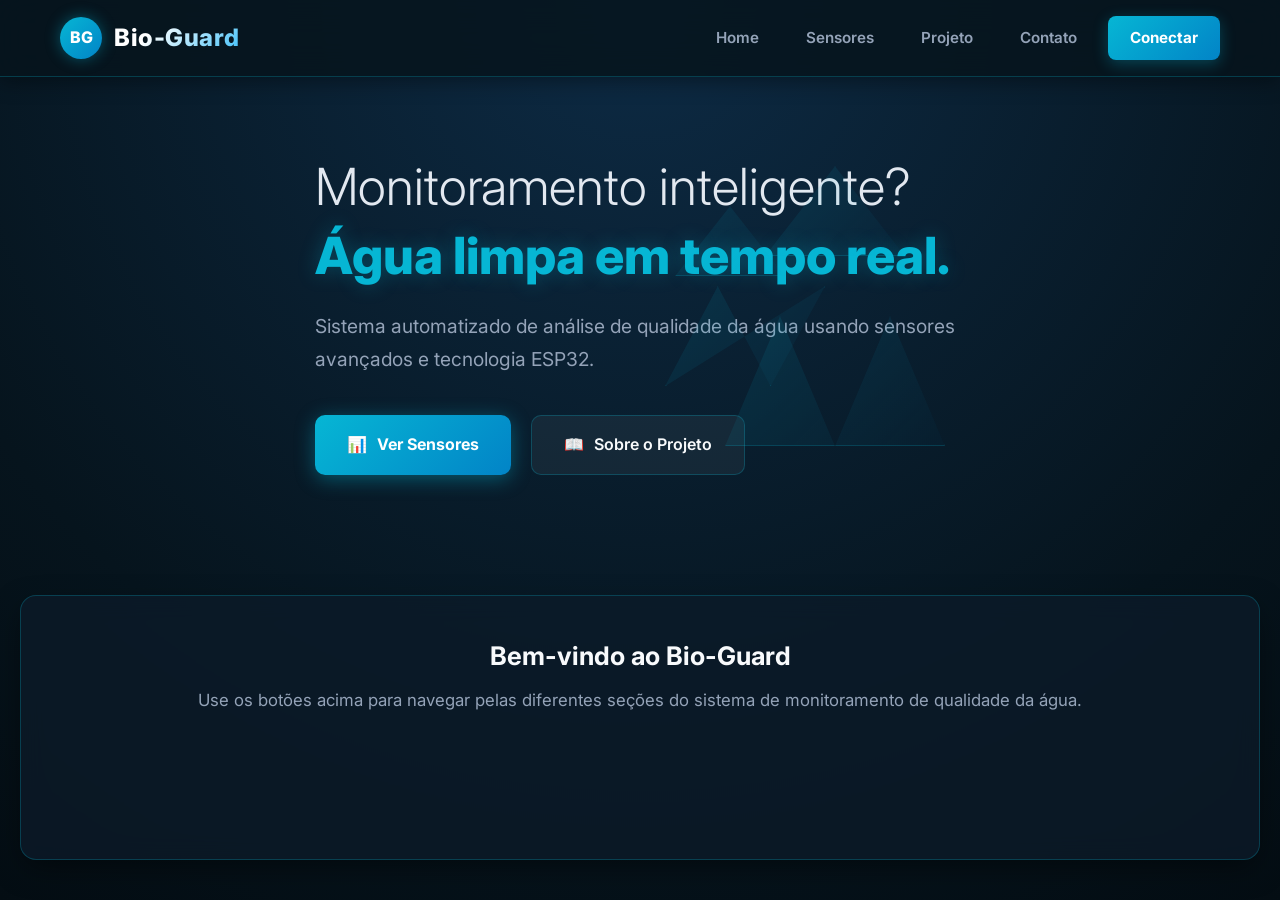
<file: index.html>
<!DOCTYPE html>
<html lang="pt-BR">
<head>
    <meta charset="UTF-8">
    <meta name="viewport" content="width=device-width, initial-scale=1.0">
    <title>Bio-Guard - Monitoramento de Qualidade da Água</title>
    <link href="https://fonts.googleapis.com/css2?family=Inter:wght@300;400;500;600;700&display=swap" rel="stylesheet">
    <link rel="stylesheet" href="style.css">
</head>
<body>
    <!-- Header -->
    <header class="header">
        <div class="nav-container">
            <div class="logo">
                <div class="logo-icon">BG</div>
                <span class="logo-text">Bio-Guard</span>
            </div>
            <nav class="nav-links">
                <a href="index.html" class="nav-link">Home</a>
                <a href="sensores-flat.html" class="nav-link">Sensores</a>
                <a href="projeto-flat.html" class="nav-link">Projeto</a>
                <a href="contato.html" class="nav-link">Contato</a>
                <a href="sensores-flat.html" class="nav-btn">Conectar</a>
            </nav>
        </div>
    </header>

    <!-- Hero Section -->
    <section class="hero">
        <div class="hero-content">
            <h1>Monitoramento inteligente?</h1>
            <h2>Água limpa em tempo real.</h2>
            <p>Sistema automatizado de análise de qualidade da água usando sensores avançados e tecnologia ESP32.</p>
            
            <div class="hero-buttons">
                <a href="sensores-flat.html" class="btn-primary">
                    <span>📊</span> Ver Sensores
                </a>
                <a href="projeto-flat.html" class="btn-secondary">
                    <span>📖</span> Sobre o Projeto
                </a>
            </div>
        </div>

        <!-- Geometric Shapes -->
        <div class="geometric-shapes">
            <div class="shape shape-1"></div>
            <div class="shape shape-2"></div>
            <div class="shape shape-3"></div>
            <div class="shape shape-4"></div>
        </div>
    </section>

    <!-- Main Content -->
    <main class="main-content">
        <div class="content-header">
            <h3>Bem-vindo ao Bio-Guard</h3>
            <p>Use os botões acima para navegar pelas diferentes seções do sistema de monitoramento de qualidade da água.</p>
        </div>
    </main>
</body>
</html>
</file>
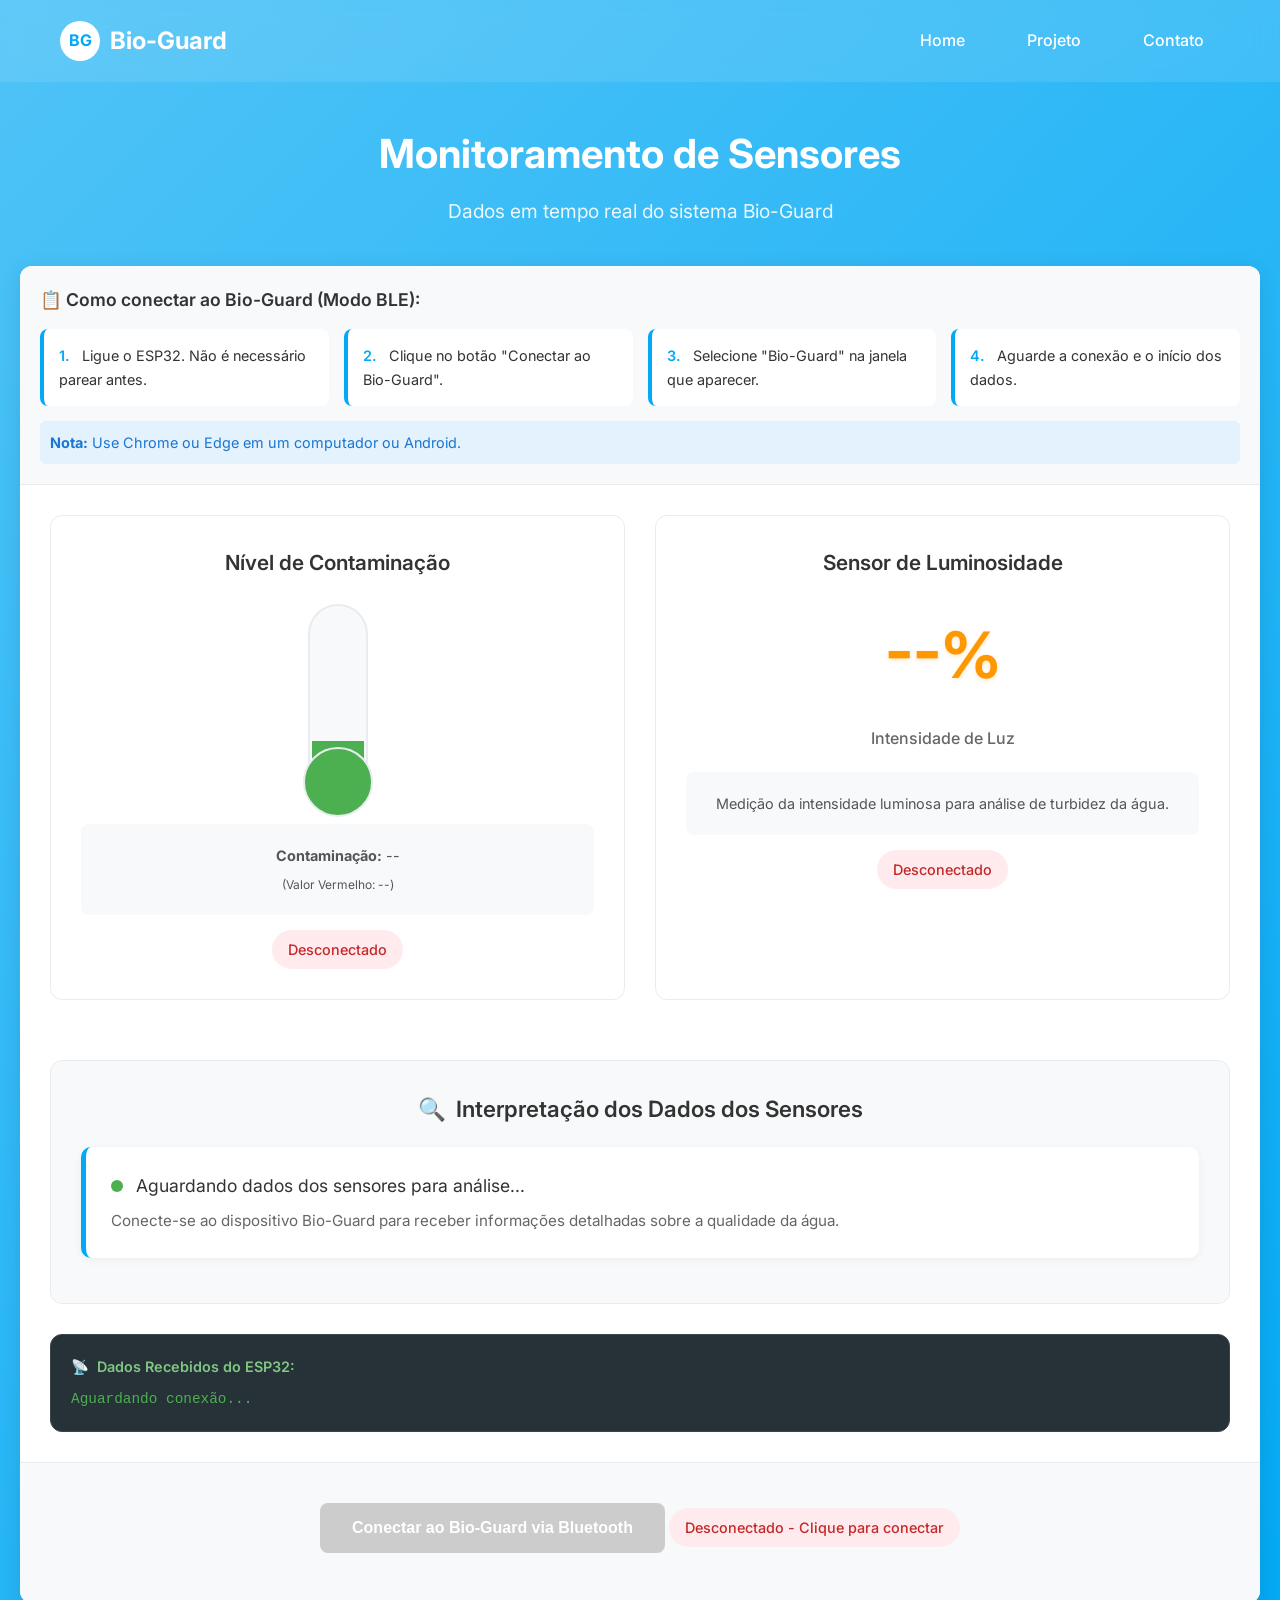
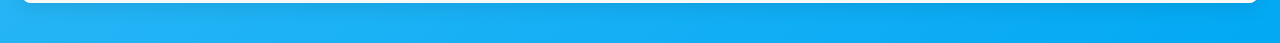
<file: Index.html>
<!DOCTYPE html>
<html lang="pt-BR">
<head>
    <meta charset="UTF-8">
    <meta name="viewport" content="width=device-width, initial-scale=1.0">
    <title>Bio-Guard - Sensores</title>
    <link href="https://fonts.googleapis.com/css2?family=Inter:wght@300;400;500;600;700&display=swap" rel="stylesheet">
    <style>
        /* O CSS original permanece o mesmo */
        * { margin: 0; padding: 0; box-sizing: border-box; }
        body { font-family: 'Inter', sans-serif; background: linear-gradient(135deg, #4FC3F7 0%, #29B6F6 50%, #03A9F4 100% ); color: #333; line-height: 1.6; min-height: 100vh; }
        .header { background: rgba(255, 255, 255, 0.1); backdrop-filter: blur(10px); padding: 20px 0; position: sticky; top: 0; z-index: 100; }
        .nav-container { max-width: 1200px; margin: 0 auto; display: flex; justify-content: space-between; align-items: center; padding: 0 20px; }
        .logo { display: flex; align-items: center; gap: 10px; }
        .logo-icon { width: 40px; height: 40px; background: white; border-radius: 50%; display: flex; align-items: center; justify-content: center; font-weight: bold; color: #03A9F4; }
        .logo-text { font-size: 1.5rem; font-weight: 700; color: white; }
        .nav-links { display: flex; gap: 30px; align-items: center; }
        .nav-link { color: white; text-decoration: none; font-weight: 500; transition: opacity 0.3s ease; padding: 8px 16px; border-radius: 6px; }
        .nav-link:hover { background: rgba(255, 255, 255, 0.1); }
        .page-title { text-align: center; padding: 40px 20px; color: white; }
        .page-title h1 { font-size: 2.5rem; font-weight: 700; margin-bottom: 10px; }
        .page-title p { font-size: 1.2rem; opacity: 0.9; }
        .main-content { background: white; margin: 0 20px 40px; border-radius: 12px; box-shadow: 0 4px 20px rgba(0, 0, 0, 0.1); overflow: hidden; }
        .connection-info { background: #f8f9fa; padding: 20px; border-bottom: 1px solid #e9ecef; }
        .connection-info h3 { color: #333; margin-bottom: 15px; font-size: 1.1rem; font-weight: 600; }
        .connection-steps { display: grid; grid-template-columns: repeat(auto-fit, minmax(200px, 1fr)); gap: 15px; margin-bottom: 15px; }
        .step { background: white; padding: 15px; border-radius: 8px; border-left: 4px solid #03A9F4; font-size: 0.9rem; }
        .step-number { font-weight: 600; color: #03A9F4; margin-right: 8px; }
        .note { background: #E3F2FD; padding: 10px; border-radius: 6px; font-size: 0.9rem; color: #1976D2; }
        .sensors-grid { display: grid; grid-template-columns: repeat(auto-fit, minmax(300px, 1fr)); gap: 30px; padding: 30px; }
        .sensor-card { background: white; border: 1px solid #e9ecef; border-radius: 12px; padding: 30px; text-align: center; transition: all 0.3s ease; position: relative; }
        .sensor-card:hover { transform: translateY(-4px); box-shadow: 0 8px 25px rgba(0, 0, 0, 0.1); }
        .sensor-title { font-size: 1.3rem; font-weight: 600; color: #333; margin-bottom: 25px; }
        .thermometer-flat { width: 60px; height: 200px; background: #f8f9fa; border-radius: 30px; margin: 0 auto 20px; position: relative; border: 2px solid #e9ecef; }
        .thermometer-fill-flat { position: absolute; bottom: 2px; left: 2px; right: 2px; border-radius: 0 0 26px 26px; transition: all 1s ease; height: 30%; background: #4CAF50; }
        .thermometer-bulb-flat { position: absolute; bottom: -15px; left: 50%; transform: translateX(-50%); width: 70px; height: 70px; border-radius: 50%; background: #4CAF50; border: 2px solid #e9ecef; }
        .ldr-display-flat { font-size: 4rem; font-weight: 700; color: #FF9800; margin: 20px 0; text-shadow: 0 2px 4px rgba(255, 152, 0, 0.2); }
        .ldr-label-flat { color: #666; font-size: 1rem; font-weight: 500; }
        .sensor-data { margin-top: 20px; padding: 15px; background: #f8f9fa; border-radius: 8px; font-size: 0.9rem; }
        .sensor-data div { margin: 5px 0; color: #555; }
        .status-flat { display: inline-block; padding: 8px 16px; border-radius: 20px; font-size: 0.9rem; font-weight: 500; margin-top: 15px; }
        .status-flat.connected { background: #E8F5E8; color: #2E7D32; }
        .status-flat.disconnected { background: #FFEBEE; color: #C62828; }
        .status-flat.connecting { background: #FFF3E0; color: #F57C00; }
        
        /* Nova seção de interpretação dos sensores */
        .interpretation-section { 
            background: #f8f9fa; 
            padding: 30px; 
            margin: 30px; 
            border-radius: 12px; 
            border: 1px solid #e9ecef; 
        }
        .interpretation-title { 
            font-size: 1.4rem; 
            font-weight: 600; 
            color: #333; 
            margin-bottom: 20px; 
            text-align: center; 
            display: flex; 
            align-items: center; 
            justify-content: center; 
            gap: 10px; 
        }
        .interpretation-box { 
            background: white; 
            padding: 25px; 
            border-radius: 10px; 
            border-left: 5px solid #03A9F4; 
            box-shadow: 0 2px 10px rgba(0, 0, 0, 0.05); 
            margin-bottom: 15px; 
        }
        .interpretation-text { 
            font-size: 1.1rem; 
            line-height: 1.6; 
            color: #333; 
            margin-bottom: 10px; 
        }
        .interpretation-details { 
            font-size: 0.95rem; 
            color: #666; 
            line-height: 1.5; 
        }
        .status-indicator { 
            display: inline-block; 
            width: 12px; 
            height: 12px; 
            border-radius: 50%; 
            margin-right: 8px; 
        }
        .status-bom { background-color: #4CAF50; }
        .status-atencao { background-color: #FF9800; }
        .status-critico { background-color: #F44336; }
        
        .console-flat { background: #263238; color: #4CAF50; border-radius: 12px; padding: 20px; margin: 30px; font-family: 'Courier New', monospace; font-size: 0.9rem; max-height: 200px; overflow-y: auto; border: 1px solid #37474F; }
        .console-header { color: #81C784; margin-bottom: 10px; font-family: 'Inter', sans-serif; font-weight: 600; display: flex; align-items: center; gap: 8px; }
        .connection-section { background: #f8f9fa; padding: 30px; border-top: 1px solid #e9ecef; text-align: center; }
        .connect-btn-flat { background: #03A9F4; color: white; border: none; padding: 16px 32px; border-radius: 8px; font-size: 1rem; font-weight: 600; cursor: pointer; transition: all 0.3s ease; margin-bottom: 20px; box-shadow: 0 2px 8px rgba(3, 169, 244, 0.3); }
        .connect-btn-flat:hover { background: #0288D1; transform: translateY(-2px); box-shadow: 0 4px 12px rgba(3, 169, 244, 0.4); }
        .connect-btn-flat:disabled { background: #ccc; cursor: not-allowed; transform: none; box-shadow: none; }
        .level-baixa { background: #4CAF50 !important; }
        .level-media { background: #FF9800 !important; }
        .level-alta { background: #F44336 !important; }
    </style>
</head>
<body>
    <header class="header">
        <div class="nav-container">
            <div class="logo"><div class="logo-icon">BG</div><span class="logo-text">Bio-Guard</span></div>
            <nav class="nav-links">
                <a href="index.html" class="nav-link">Home</a>
                <a href="projeto-flat.html" class="nav-link">Projeto</a>
                <a href="contato.html" class="nav-link">Contato</a>
            </nav>
        </div>
    </header>
    <section class="page-title">
        <h1>Monitoramento de Sensores</h1>
        <p>Dados em tempo real do sistema Bio-Guard</p>
    </section>
    <main class="main-content">
        <div class="connection-info">
            <h3>📋 Como conectar ao Bio-Guard (Modo BLE):</h3>
            <div class="connection-steps">
                <div class="step"><span class="step-number">1.</span> Ligue o ESP32. Não é necessário parear antes.</div>
                <div class="step"><span class="step-number">2.</span> Clique no botão "Conectar ao Bio-Guard".</div>
                <div class="step"><span class="step-number">3.</span> Selecione "Bio-Guard" na janela que aparecer.</div>
                <div class="step"><span class="step-number">4.</span> Aguarde a conexão e o início dos dados.</div>
            </div>
            <div class="note"><strong>Nota:</strong> Use Chrome ou Edge em um computador ou Android.</div>
        </div>
        <div class="sensors-grid">
            <div class="sensor-card">
                <h4 class="sensor-title">Nível de Contaminação</h4>
                <div class="thermometer-flat">
                    <div class="thermometer-fill-flat level-baixa" id="thermometerFill"></div>
                    <div class="thermometer-bulb-flat level-baixa" id="thermometerBulb"></div>
                </div>
                <div class="sensor-data" id="rgbData">
                    <div><strong>Contaminação:</strong> --</div>
                    <div><small>(Valor Vermelho: --)</small></div>
                </div>
                <div class="status-flat disconnected" id="rgbStatus">Desconectado</div>
            </div>
            <div class="sensor-card">
                <h4 class="sensor-title">Sensor de Luminosidade</h4>
                <div class="ldr-display-flat" id="ldrValue">--%</div>
                <div class="ldr-label-flat">Intensidade de Luz</div>
                <div class="sensor-data">
                    <div>Medição da intensidade luminosa para análise de turbidez da água.</div>
                </div>
                <div class="status-flat disconnected" id="ldrStatus">Desconectado</div>
            </div>
        </div>

        <!-- Nova seção de interpretação dos dados -->
        <div class="interpretation-section">
            <h3 class="interpretation-title">
                <span>🔍</span>
                <span>Interpretação dos Dados dos Sensores</span>
            </h3>
            <div class="interpretation-box" id="interpretationBox">
                <div class="interpretation-text" id="interpretationText">
                    <span class="status-indicator status-bom"></span>
                    Aguardando dados dos sensores para análise...
                </div>
                <div class="interpretation-details" id="interpretationDetails">
                    Conecte-se ao dispositivo Bio-Guard para receber informações detalhadas sobre a qualidade da água.
                </div>
            </div>
        </div>

        <div class="console-flat">
            <div class="console-header"><span>📡</span><span>Dados Recebidos do ESP32:</span></div>
            <div id="dataConsole">Aguardando conexão...</div>
        </div>
        <div class="connection-section">
            <button class="connect-btn-flat" id="connectBtn">Conectar ao Bio-Guard via Bluetooth</button>
            <div class="status-flat disconnected" id="connectionStatus">Desconectado - Clique para conectar</div>
        </div>
    </main>

    <script>
        // ===================================================================
        // SCRIPT ATUALIZADO PARA USAR A WEB BLUETOOTH API COM BLE
        // ===================================================================

        // Elementos da UI
        const connectBtn = document.getElementById('connectBtn');
        const connectionStatus = document.getElementById('connectionStatus');
        const dataConsole = document.getElementById('dataConsole');
        const thermometerFill = document.getElementById('thermometerFill');
        const thermometerBulb = document.getElementById('thermometerBulb');
        const rgbData = document.getElementById('rgbData');
        const rgbStatus = document.getElementById('rgbStatus');
        const ldrValue = document.getElementById('ldrValue');
        const ldrStatus = document.getElementById("ldrStatus");
        
        // Novos elementos para interpretação
        const interpretationText = document.getElementById('interpretationText');
        const interpretationDetails = document.getElementById('interpretationDetails');
        const interpretationBox = document.getElementById('interpretationBox');

        // Variáveis de estado da conexão
        let bleDevice;
        let bleServer;

        // UUIDs do Serviço e Característica definidos no código do ESP32
        const SERVICE_UUID = "4fafc201-1fb5-459e-8fcc-c5c9c331914b";
        const CHARACTERISTIC_UUID = "beb5483e-36e1-4688-b7f5-ea07361b26a8";

        // Verifica se o navegador suporta Web Bluetooth
        if (!navigator.bluetooth) {
            alert('Web Bluetooth API não é suportada neste navegador! Use Chrome ou Edge.');
            connectBtn.disabled = true;
        }

        // Função principal de conexão/desconexão
        async function handleConnection() {
            if (bleDevice && bleDevice.gatt.connected) {
                disconnect();
            } else {
                connect();
            }
        }

        // Função para conectar ao dispositivo BLE
        async function connect() {
            try {
                updateConnectionStatus('Procurando...', 'connecting');
                
                // Procura por um dispositivo que anuncie o nosso serviço específico
                bleDevice = await navigator.bluetooth.requestDevice({
                    filters: [{ services: [SERVICE_UUID] }]
                });

                updateConnectionStatus('Conectando ao GATT...', 'connecting');
                bleDevice.addEventListener('gattserverdisconnected', onDisconnected);
                bleServer = await bleDevice.gatt.connect();

                updateConnectionStatus('Obtendo Serviço...', 'connecting');
                const service = await bleServer.getPrimaryService(SERVICE_UUID);

                updateConnectionStatus('Obtendo Característica...', 'connecting');
                const characteristic = await service.getCharacteristic(CHARACTERISTIC_UUID);

                updateConnectionStatus('Iniciando notificações...', 'connecting');
                await characteristic.startNotifications();
                characteristic.addEventListener('characteristicvaluechanged', handleNotifications);

                updateConnectionStatus('Conectado', 'connected');
                connectBtn.textContent = 'Desconectar';

            } catch (error) {
                console.error('Erro na conexão:', error);
                alert('Falha na conexão: ' + error.message);
                disconnect();
            }
        }

        // Função para desconectar
        function disconnect() {
            if (!bleDevice) return;
            if (bleDevice.gatt.connected) {
                bleDevice.gatt.disconnect();
            } else {
                onDisconnected();
            }
        }

        // Função chamada quando a desconexão ocorre
        function onDisconnected() {
            updateConnectionStatus('Desconectado', 'disconnected');
            connectBtn.textContent = 'Conectar ao Bio-Guard via Bluetooth';
            bleDevice = null;
            resetUI();
        }

        // Função que processa os dados recebidos via notificação
        function handleNotifications(event) {
            const value = event.target.value;
            const decoder = new TextDecoder('utf-8');
            const dataString = decoder.decode(value).trim();

            if (dataString) {
                const timestamp = new Date().toLocaleTimeString();
                dataConsole.innerHTML += `[${timestamp}] ${dataString}<br>`;
                dataConsole.scrollTop = dataConsole.scrollHeight;
                processData(dataString);
            }
        }

        // Função para interpretar a string de dados e atualizar a UI
        function processData(data) {
            // Formato esperado: "Nivel,Luz,ValorR" (Ex: "Alta,25,300")
            const parts = data.split(',');
            if (parts.length === 3) {
                const [nivelContaminacao, porcentagemLuz, valorVermelho] = parts;
                updateRGBSensor(nivelContaminacao, valorVermelho);
                updateLDR(porcentagemLuz);
                updateInterpretation(nivelContaminacao, porcentagemLuz, valorVermelho);
            }
        }

        // Nova função para atualizar a interpretação dos dados
        function updateInterpretation(contaminacao, luz, valorR) {
            let statusClass = '';
            let interpretationMessage = '';
            let detailsMessage = '';
            let borderColor = '';

            // Análise baseada no nível de contaminação
            if (contaminacao === 'Baixa') {
                statusClass = 'status-bom';
                borderColor = '#4CAF50';
                interpretationMessage = '✅ Água em boas condições';
                detailsMessage = `A água apresenta baixo nível de contaminação (valor vermelho: ${valorR}). A luminosidade está em ${luz}%, indicando boa transparência. A água está adequada para uso.`;
            } else if (contaminacao === 'Media') {
                statusClass = 'status-atencao';
                borderColor = '#FF9800';
                interpretationMessage = '⚠️ Água com contaminação moderada';
                detailsMessage = `A água apresenta nível médio de contaminação (valor vermelho: ${valorR}). A luminosidade de ${luz}% sugere alguma turbidez. Recomenda-se monitoramento contínuo e possível tratamento.`;
            } else if (contaminacao === 'Alta') {
                statusClass = 'status-critico';
                borderColor = '#F44336';
                interpretationMessage = '🚨 Água altamente contaminada';
                detailsMessage = `A água apresenta alto nível de contaminação (valor vermelho: ${valorR}). A luminosidade de ${luz}% indica alta turbidez. A água NÃO está adequada para uso e requer tratamento imediato.`;
            } else {
                statusClass = 'status-bom';
                borderColor = '#03A9F4';
                interpretationMessage = '📊 Analisando dados...';
                detailsMessage = 'Recebendo dados dos sensores para análise da qualidade da água.';
            }

            // Análise adicional baseada na luminosidade
            const luzNum = parseInt(luz);
            if (luzNum < 20) {
                detailsMessage += ' A baixa luminosidade indica alta turbidez na água.';
            } else if (luzNum > 80) {
                detailsMessage += ' A alta luminosidade indica boa transparência da água.';
            }

            // Atualizar elementos da UI
            interpretationText.innerHTML = `<span class="status-indicator ${statusClass}"></span>${interpretationMessage}`;
            interpretationDetails.textContent = detailsMessage;
            interpretationBox.style.borderLeftColor = borderColor;
        }

        // Funções de atualização da UI
        function updateRGBSensor(contaminacao, valorR) {
            rgbData.innerHTML = `
                <div><strong>Contaminação:</strong> ${contaminacao}</div>
                <div><small>(Valor Vermelho: ${valorR})</small></div>
            `;
            let level = 'level-baixa';
            let height = 30;
            if (contaminacao === 'Alta') {
                level = 'level-alta';
                height = 90;
            } else if (contaminacao === 'Media') {
                level = 'level-media';
                height = 65;
            }
            updateThermometer(height, level);
        }

        function updateLDR(value) {
            ldrValue.textContent = `${value}%`;
        }

        function updateThermometer(percentage, level) {
            thermometerFill.style.height = `${percentage}%`;
            thermometerFill.className = `thermometer-fill-flat ${level}`;
            thermometerBulb.className = `thermometer-bulb-flat ${level}`;
        }

        function updateConnectionStatus(text, status) {
            connectionStatus.textContent = text;
            connectionStatus.className = `status-flat ${status}`;
            const sensorStatusText = status === 'connected' ? 'Conectado' : (status === 'connecting' ? 'Conectando...' : 'Desconectado');
            [rgbStatus, ldrStatus].forEach(el => {
                el.textContent = sensorStatusText;
                el.className = `status-flat ${status}`;
            });
        }

        function resetUI() {
            dataConsole.textContent = 'Aguardando conexão...';
            rgbData.innerHTML = '<div><strong>Contaminação:</strong> --</div><div><small>(Valor Vermelho: --)</small></div>';
            ldrValue.textContent = '--%';
            updateThermometer(0, 'level-baixa');
            
            // Reset da interpretação
            interpretationText.innerHTML = '<span class="status-indicator status-bom"></span>Aguardando dados dos sensores para análise...';
            interpretationDetails.textContent = 'Conecte-se ao dispositivo Bio-Guard para receber informações detalhadas sobre a qualidade da água.';
            interpretationBox.style.borderLeftColor = '#03A9F4';
        }

        // Event listener do botão
        connectBtn.addEventListener('click', handleConnection);
    </script>
</body>
</html>
</file>
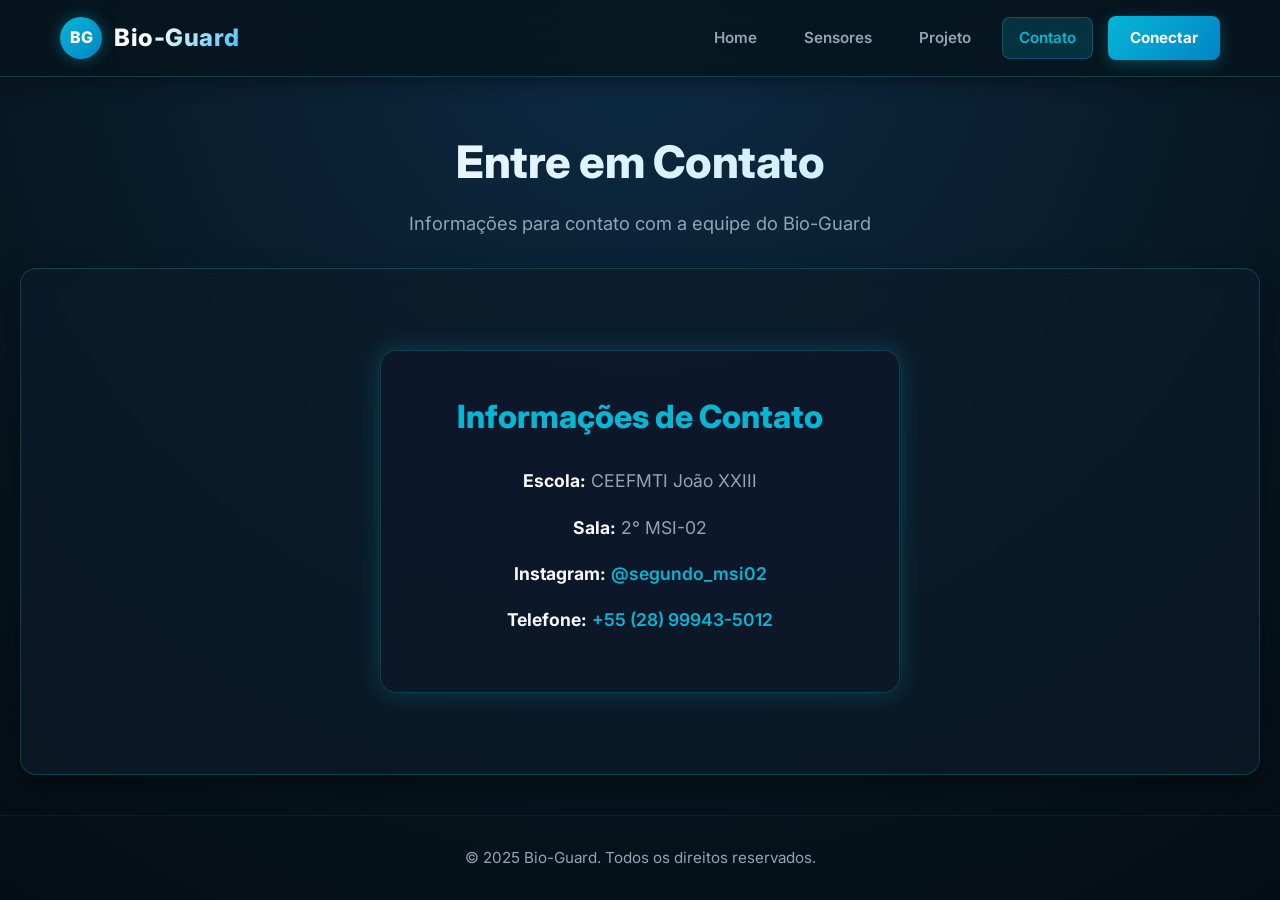
<file: contato.html>
<!DOCTYPE html>
<html lang="pt-BR">
<head>
    <meta charset="UTF-8">
    <meta name="viewport" content="width=device-width, initial-scale=1.0">
    <title>Bio-Guard - Contato</title>
    <link href="https://fonts.googleapis.com/css2?family=Inter:wght@300;400;500;600;700&display=swap" rel="stylesheet">
    <link rel="stylesheet" href="style.css">
</head>
<body>
    <!-- Header -->
    <header class="header">
        <div class="nav-container">
            <div class="logo">
                <div class="logo-icon">BG</div>
                <span class="logo-text">Bio-Guard</span>
            </div>
            <nav class="nav-links">
                <a href="index.html" class="nav-link">Home</a>
                <a href="sensores-flat.html" class="nav-link">Sensores</a>
                <a href="projeto-flat.html" class="nav-link">Projeto</a>
                <a href="contato.html" class="nav-link active">Contato</a>
                <a href="sensores-flat.html" class="nav-btn">Conectar</a>
            </nav>
        </div>
    </header>

    <!-- Page Title -->
    <section class="page-title">
        <h1>Entre em Contato</h1>
        <p>Informações para contato com a equipe do Bio-Guard</p>
    </section>

    <!-- Main Content -->
    <main class="main-content contact-page">
        <div class="contact-card">
            <h2>Informações de Contato</h2>
            <div class="contact-info">
                <p><strong>Escola:</strong> CEEFMTI João XXIII</p>
                <p><strong>Sala:</strong> 2° MSI-02</p>
                <p><strong>Instagram:</strong> <a href="https://www.instagram.com/segundo__msi02?utm_source=ig_web_button_share_sheet&igsh=ZDNlZDc0MzIxNw==" target="_blank">@segundo_msi02</a></p>
                <p><strong>Telefone:</strong> <a href="tel:+5528999435012">+55 (28) 99943-5012</a></p>
            </div>
        </div>
    </main>

    <!-- Footer -->
    <footer class="footer">
        <p>&copy; 2025 Bio-Guard. Todos os direitos reservados.</p>
    </footer>
</body>
</html>
</file>
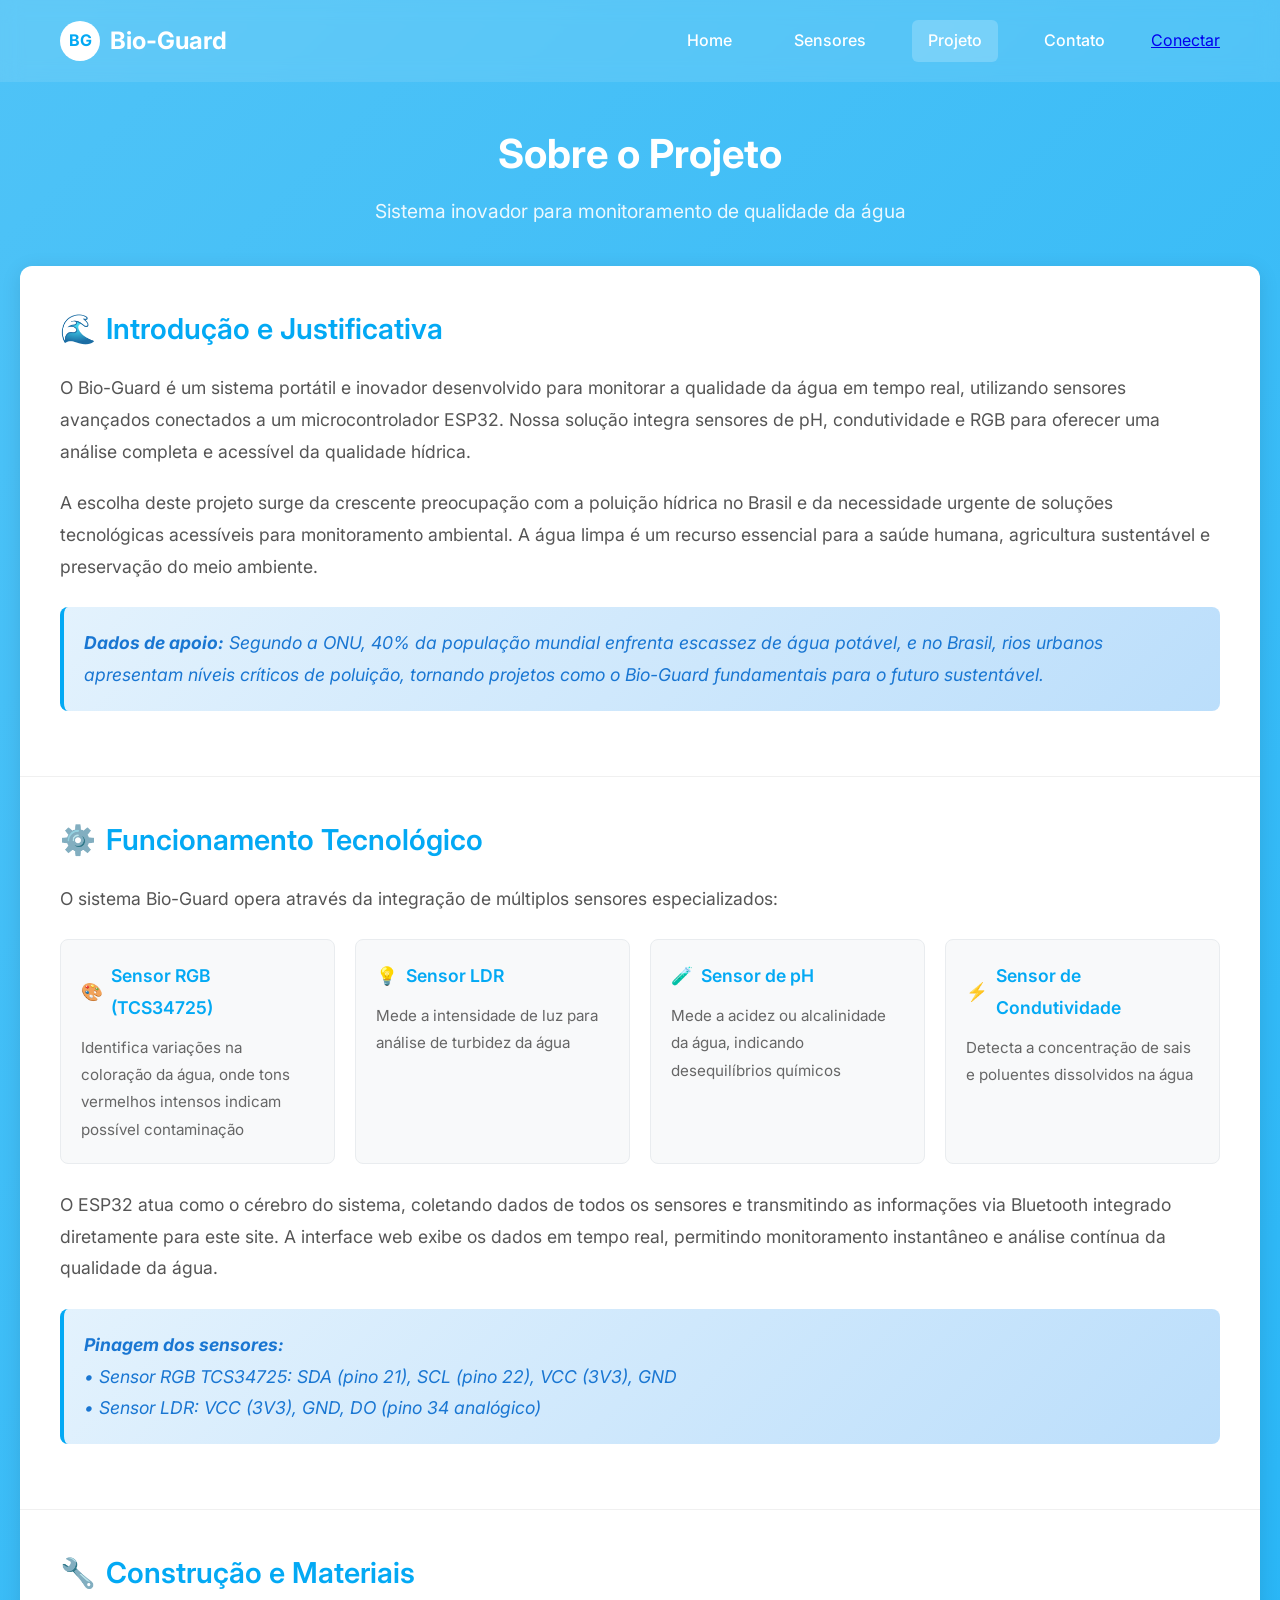
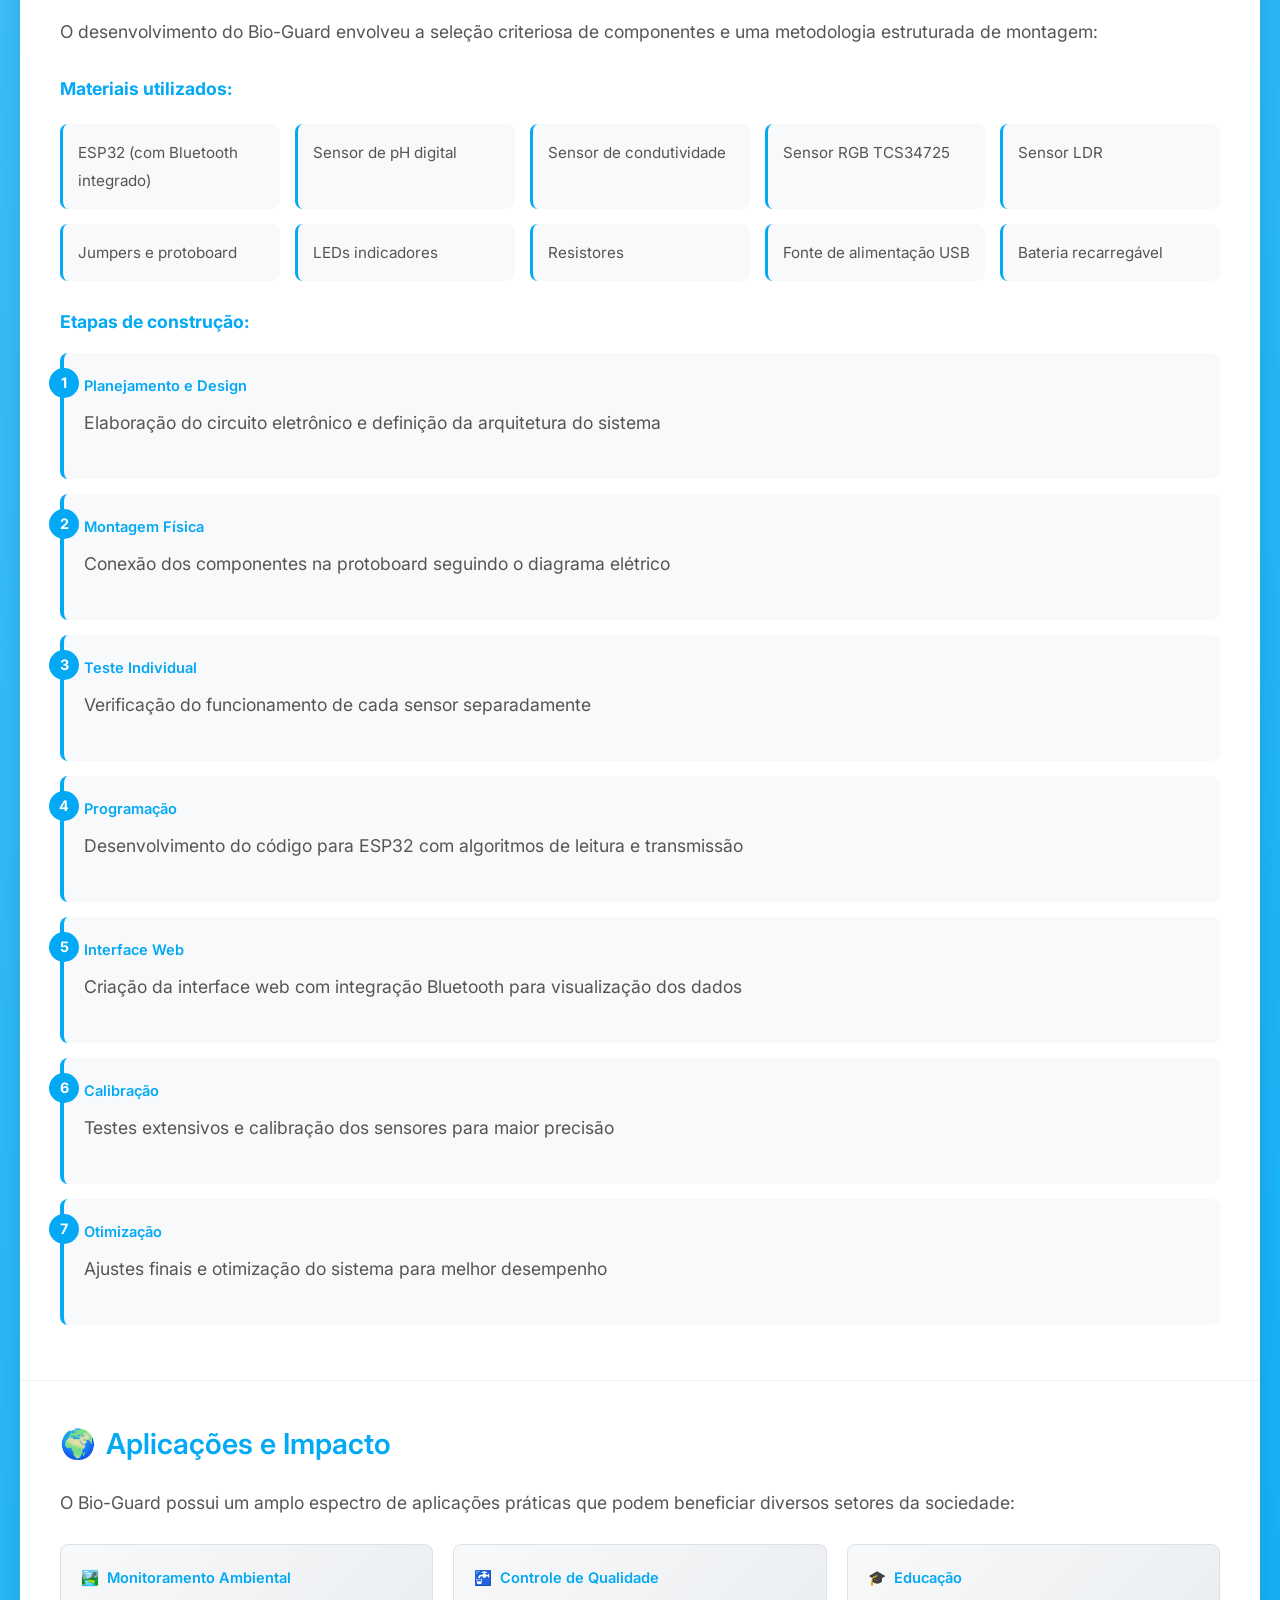
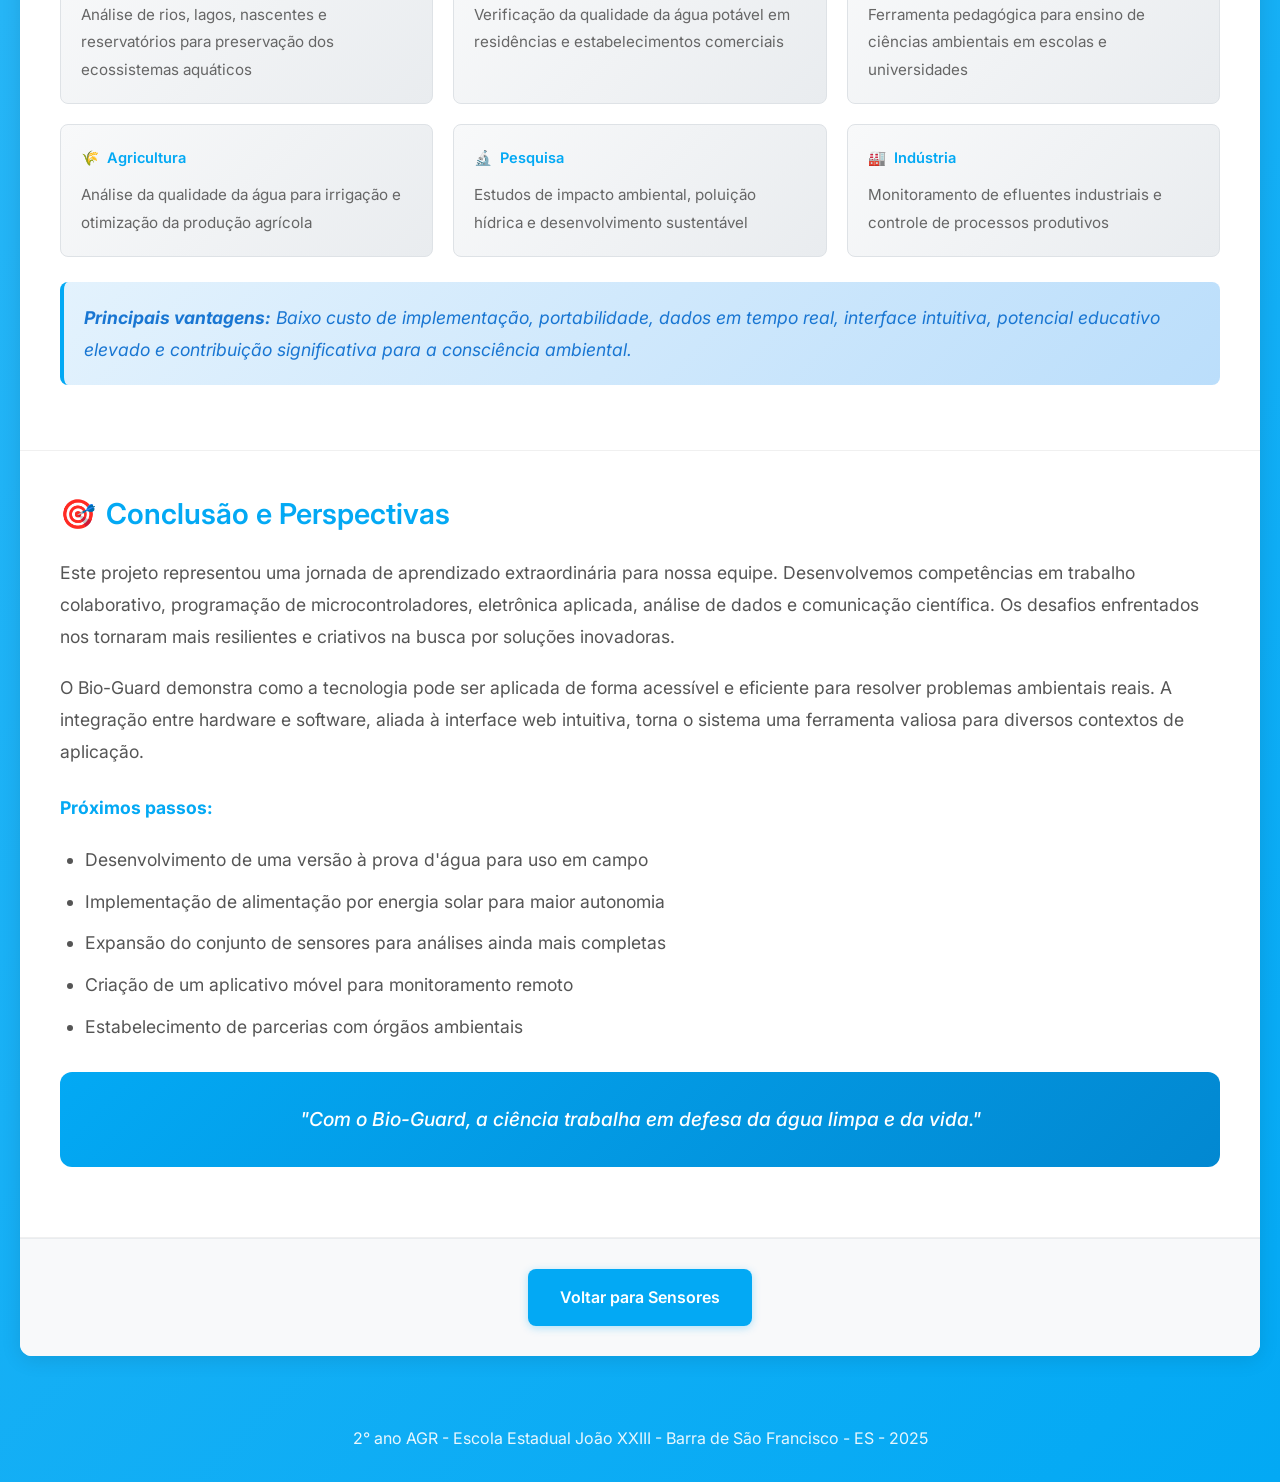
<file: projeto-flat (2).html>
<!DOCTYPE html>
<html lang="pt-BR">
<head>
    <meta charset="UTF-8">
    <meta name="viewport" content="width=device-width, initial-scale=1.0">
    <title>Bio-Guard - Sobre o Projeto</title>
    <link href="https://fonts.googleapis.com/css2?family=Inter:wght@300;400;500;600;700&display=swap" rel="stylesheet">
    <style>
        * {
            margin: 0;
            padding: 0;
            box-sizing: border-box;
        }

        body {
            font-family: 'Inter', sans-serif;
            background: linear-gradient(135deg, #4FC3F7 0%, #29B6F6 50%, #03A9F4 100%);
            color: #333;
            line-height: 1.6;
            min-height: 100vh;
        }

        /* Header */
        .header {
            background: rgba(255, 255, 255, 0.1);
            backdrop-filter: blur(10px);
            padding: 20px 0;
            position: sticky;
            top: 0;
            z-index: 100;
        }

        .nav-container {
            max-width: 1200px;
            margin: 0 auto;
            display: flex;
            justify-content: space-between;
            align-items: center;
            padding: 0 20px;
        }

        .logo {
            display: flex;
            align-items: center;
            gap: 10px;
        }

        .logo-icon {
            width: 40px;
            height: 40px;
            background: white;
            border-radius: 50%;
            display: flex;
            align-items: center;
            justify-content: center;
            font-weight: bold;
            color: #03A9F4;
        }

        .logo-text {
            font-size: 1.5rem;
            font-weight: 700;
            color: white;
        }

        .nav-links {
            display: flex;
            gap: 30px;
            align-items: center;
        }

        .nav-link {
            color: white;
            text-decoration: none;
            font-weight: 500;
            transition: opacity 0.3s ease;
            padding: 8px 16px;
            border-radius: 6px;
        }

        .nav-link:hover {
            background: rgba(255, 255, 255, 0.1);
        }

        .nav-link.active {
            background: rgba(255, 255, 255, 0.2);
        }

        /* Page Title */
        .page-title {
            text-align: center;
            padding: 40px 20px;
            color: white;
        }

        .page-title h1 {
            font-size: 2.5rem;
            font-weight: 700;
            margin-bottom: 10px;
        }

        .page-title p {
            font-size: 1.2rem;
            opacity: 0.9;
        }

        /* Main Content */
        .main-content {
            background: white;
            margin: 0 20px 40px;
            border-radius: 12px;
            box-shadow: 0 4px 20px rgba(0, 0, 0, 0.1);
            overflow: hidden;
        }

        /* Content Sections */
        .content-section {
            padding: 40px;
            border-bottom: 1px solid #f0f0f0;
        }

        .content-section:last-child {
            border-bottom: none;
        }

        .section-title {
            font-size: 1.8rem;
            font-weight: 600;
            color: #03A9F4;
            margin-bottom: 20px;
            display: flex;
            align-items: center;
            gap: 10px;
        }

        .section-content {
            font-size: 1.1rem;
            line-height: 1.8;
            color: #555;
        }

        .section-content p {
            margin-bottom: 20px;
        }

        .section-content ul {
            margin: 20px 0 20px 25px;
        }

        .section-content li {
            margin-bottom: 10px;
        }

        /* Highlight Box */
        .highlight-box {
            background: linear-gradient(135deg, #E3F2FD 0%, #BBDEFB 100%);
            border-left: 4px solid #03A9F4;
            padding: 20px;
            border-radius: 8px;
            margin: 25px 0;
            font-style: italic;
            color: #1976D2;
        }

        /* Tech Specs Grid */
        .tech-specs {
            display: grid;
            grid-template-columns: repeat(auto-fit, minmax(250px, 1fr));
            gap: 20px;
            margin: 25px 0;
        }

        .tech-card {
            background: #f8f9fa;
            border: 1px solid #e9ecef;
            border-radius: 8px;
            padding: 20px;
            transition: all 0.3s ease;
        }

        .tech-card:hover {
            transform: translateY(-2px);
            box-shadow: 0 4px 12px rgba(0, 0, 0, 0.1);
        }

        .tech-card h4 {
            color: #03A9F4;
            font-size: 1.1rem;
            font-weight: 600;
            margin-bottom: 10px;
            display: flex;
            align-items: center;
            gap: 8px;
        }

        .tech-card p {
            font-size: 0.95rem;
            color: #666;
            margin: 0;
        }

        /* Materials List */
        .materials-grid {
            display: grid;
            grid-template-columns: repeat(auto-fit, minmax(200px, 1fr));
            gap: 15px;
            margin: 20px 0;
        }

        .material-item {
            background: #f8f9fa;
            padding: 15px;
            border-radius: 8px;
            border-left: 3px solid #03A9F4;
            font-size: 0.95rem;
        }

        /* Steps List */
        .steps-list {
            counter-reset: step-counter;
        }

        .step-item {
            counter-increment: step-counter;
            background: #f8f9fa;
            padding: 20px;
            margin: 15px 0;
            border-radius: 8px;
            border-left: 4px solid #03A9F4;
            position: relative;
        }

        .step-item::before {
            content: counter(step-counter);
            position: absolute;
            left: -15px;
            top: 15px;
            background: #03A9F4;
            color: white;
            width: 30px;
            height: 30px;
            border-radius: 50%;
            display: flex;
            align-items: center;
            justify-content: center;
            font-weight: bold;
            font-size: 0.9rem;
        }

        .step-item h5 {
            color: #03A9F4;
            font-weight: 600;
            margin-bottom: 8px;
        }

        /* Applications Grid */
        .applications-grid {
            display: grid;
            grid-template-columns: repeat(auto-fit, minmax(280px, 1fr));
            gap: 20px;
            margin: 25px 0;
        }

        .application-card {
            background: linear-gradient(135deg, #f8f9fa 0%, #e9ecef 100%);
            padding: 20px;
            border-radius: 8px;
            border: 1px solid #dee2e6;
        }

        .application-card h5 {
            color: #03A9F4;
            font-weight: 600;
            margin-bottom: 10px;
            display: flex;
            align-items: center;
            gap: 8px;
        }

        .application-card p {
            font-size: 0.95rem;
            color: #666;
            margin: 0;
        }

        /* Quote Box */
        .quote-box {
            background: linear-gradient(135deg, #03A9F4 0%, #0288D1 100%);
            color: white;
            padding: 30px;
            border-radius: 12px;
            text-align: center;
            margin: 30px 0;
            font-size: 1.2rem;
            font-style: italic;
            font-weight: 500;
        }

        /* Back Button */
        .back-section {
            background: #f8f9fa;
            padding: 30px;
            text-align: center;
            border-top: 1px solid #e9ecef;
        }

        .back-btn {
            background: #03A9F4;
            color: white;
            border: none;
            padding: 16px 32px;
            border-radius: 8px;
            font-size: 1rem;
            font-weight: 600;
            cursor: pointer;
            transition: all 0.3s ease;
            text-decoration: none;
            display: inline-block;
            box-shadow: 0 2px 8px rgba(3, 169, 244, 0.3);
        }

        .back-btn:hover {
            background: #0288D1;
            transform: translateY(-2px);
            box-shadow: 0 4px 12px rgba(3, 169, 244, 0.4);
        }

        /* Footer */
        .footer {
            text-align: center;
            padding: 30px 20px;
            color: rgba(255, 255, 255, 0.9);
            font-size: 1rem;
        }

        /* Responsive */
        @media (max-width: 768px) {
            .nav-links {
                display: none;
            }

            .main-content {
                margin: 0 10px 20px;
            }

            .content-section {
                padding: 25px 20px;
            }

            .page-title h1 {
                font-size: 2rem;
            }

            .tech-specs,
            .materials-grid,
            .applications-grid {
                grid-template-columns: 1fr;
            }

            .section-title {
                font-size: 1.5rem;
            }
        }

        /* Animations */
        @keyframes fadeInUp {
            from {
                opacity: 0;
                transform: translateY(20px);
            }
            to {
                opacity: 1;
                transform: translateY(0);
            }
        }

        .content-section {
            animation: fadeInUp 0.6s ease-out;
        }

        .content-section:nth-child(2) { animation-delay: 0.1s; }
        .content-section:nth-child(3) { animation-delay: 0.2s; }
        .content-section:nth-child(4) { animation-delay: 0.3s; }
        .content-section:nth-child(5) { animation-delay: 0.4s; }
    </style>
</head>
<body>
    <!-- Header -->
    <header class="header">
        <div class="nav-container">
            <div class="logo">
                <div class="logo-icon">BG</div>
                <span class="logo-text">Bio-Guard</span>
            </div>
            <nav class="nav-links">
                <a href="index.html" class="nav-link">Home</a>
                <a href="sensores-flat.html" class="nav-link">Sensores</a>
                <a href="projeto-flat.html" class="nav-link active">Projeto</a>
                <a href="contato.html" class="nav-link">Contato</a>
                <a href="sensores-flat.html" class="nav-btn">Conectar</a>
            </nav>
        </div>
    </header>

    <!-- Page Title -->
    <section class="page-title">
        <h1>Sobre o Projeto</h1>
        <p>Sistema inovador para monitoramento de qualidade da água</p>
    </section>

    <!-- Main Content -->
    <main class="main-content">
        <!-- Introdução -->
        <section class="content-section">
            <h2 class="section-title">
                <span>🌊</span>
                Introdução e Justificativa
            </h2>
            <div class="section-content">
                <p>
                    O Bio-Guard é um sistema portátil e inovador desenvolvido para monitorar a qualidade da água em tempo real, 
                    utilizando sensores avançados conectados a um microcontrolador ESP32. Nossa solução integra sensores de pH, 
                    condutividade e RGB para oferecer uma análise completa e acessível da qualidade hídrica.
                </p>
                
                <p>
                    A escolha deste projeto surge da crescente preocupação com a poluição hídrica no Brasil e da necessidade 
                    urgente de soluções tecnológicas acessíveis para monitoramento ambiental. A água limpa é um recurso 
                    essencial para a saúde humana, agricultura sustentável e preservação do meio ambiente.
                </p>
                
                <div class="highlight-box">
                    <strong>Dados de apoio:</strong> Segundo a ONU, 40% da população mundial enfrenta escassez de água potável, 
                    e no Brasil, rios urbanos apresentam níveis críticos de poluição, tornando projetos como o Bio-Guard 
                    fundamentais para o futuro sustentável.
                </div>
            </div>
        </section>

        <!-- Funcionamento Tecnológico -->
        <section class="content-section">
            <h2 class="section-title">
                <span>⚙️</span>
                Funcionamento Tecnológico
            </h2>
            <div class="section-content">
                <p>O sistema Bio-Guard opera através da integração de múltiplos sensores especializados:</p>
                
                <div class="tech-specs">
                    <div class="tech-card">
                        <h4><span>🎨</span> Sensor RGB (TCS34725)</h4>
                        <p>Identifica variações na coloração da água, onde tons vermelhos intensos indicam possível contaminação</p>
                    </div>
                    <div class="tech-card">
                        <h4><span>💡</span> Sensor LDR</h4>
                        <p>Mede a intensidade de luz para análise de turbidez da água</p>
                    </div>
                    <div class="tech-card">
                        <h4><span>🧪</span> Sensor de pH</h4>
                        <p>Mede a acidez ou alcalinidade da água, indicando desequilíbrios químicos</p>
                    </div>
                    <div class="tech-card">
                        <h4><span>⚡</span> Sensor de Condutividade</h4>
                        <p>Detecta a concentração de sais e poluentes dissolvidos na água</p>
                    </div>
                </div>
                
                <p>
                    O ESP32 atua como o cérebro do sistema, coletando dados de todos os sensores e transmitindo as informações 
                    via Bluetooth integrado diretamente para este site. A interface web exibe os dados em tempo real, 
                    permitindo monitoramento instantâneo e análise contínua da qualidade da água.
                </p>
                
                <div class="highlight-box">
                    <strong>Pinagem dos sensores:</strong><br>
                    • Sensor RGB TCS34725: SDA (pino 21), SCL (pino 22), VCC (3V3), GND<br>
                    • Sensor LDR: VCC (3V3), GND, DO (pino 34 analógico)
                </div>
            </div>
        </section>

        <!-- Construção e Materiais -->
        <section class="content-section">
            <h2 class="section-title">
                <span>🔧</span>
                Construção e Materiais
            </h2>
            <div class="section-content">
                <p>O desenvolvimento do Bio-Guard envolveu a seleção criteriosa de componentes e uma metodologia estruturada de montagem:</p>
                
                <h4 style="color: #03A9F4; margin: 25px 0 15px 0;">Materiais utilizados:</h4>
                <div class="materials-grid">
                    <div class="material-item">ESP32 (com Bluetooth integrado)</div>
                    <div class="material-item">Sensor de pH digital</div>
                    <div class="material-item">Sensor de condutividade</div>
                    <div class="material-item">Sensor RGB TCS34725</div>
                    <div class="material-item">Sensor LDR</div>
                    <div class="material-item">Jumpers e protoboard</div>
                    <div class="material-item">LEDs indicadores</div>
                    <div class="material-item">Resistores</div>
                    <div class="material-item">Fonte de alimentação USB</div>
                    <div class="material-item">Bateria recarregável</div>
                </div>
                
                <h4 style="color: #03A9F4; margin: 25px 0 15px 0;">Etapas de construção:</h4>
                <div class="steps-list">
                    <div class="step-item">
                        <h5>Planejamento e Design</h5>
                        <p>Elaboração do circuito eletrônico e definição da arquitetura do sistema</p>
                    </div>
                    <div class="step-item">
                        <h5>Montagem Física</h5>
                        <p>Conexão dos componentes na protoboard seguindo o diagrama elétrico</p>
                    </div>
                    <div class="step-item">
                        <h5>Teste Individual</h5>
                        <p>Verificação do funcionamento de cada sensor separadamente</p>
                    </div>
                    <div class="step-item">
                        <h5>Programação</h5>
                        <p>Desenvolvimento do código para ESP32 com algoritmos de leitura e transmissão</p>
                    </div>
                    <div class="step-item">
                        <h5>Interface Web</h5>
                        <p>Criação da interface web com integração Bluetooth para visualização dos dados</p>
                    </div>
                    <div class="step-item">
                        <h5>Calibração</h5>
                        <p>Testes extensivos e calibração dos sensores para maior precisão</p>
                    </div>
                    <div class="step-item">
                        <h5>Otimização</h5>
                        <p>Ajustes finais e otimização do sistema para melhor desempenho</p>
                    </div>
                </div>
            </div>
        </section>

        <!-- Aplicações -->
        <section class="content-section">
            <h2 class="section-title">
                <span>🌍</span>
                Aplicações e Impacto
            </h2>
            <div class="section-content">
                <p>O Bio-Guard possui um amplo espectro de aplicações práticas que podem beneficiar diversos setores da sociedade:</p>
                
                <div class="applications-grid">
                    <div class="application-card">
                        <h5><span>🏞️</span> Monitoramento Ambiental</h5>
                        <p>Análise de rios, lagos, nascentes e reservatórios para preservação dos ecossistemas aquáticos</p>
                    </div>
                    <div class="application-card">
                        <h5><span>🚰</span> Controle de Qualidade</h5>
                        <p>Verificação da qualidade da água potável em residências e estabelecimentos comerciais</p>
                    </div>
                    <div class="application-card">
                        <h5><span>🎓</span> Educação</h5>
                        <p>Ferramenta pedagógica para ensino de ciências ambientais em escolas e universidades</p>
                    </div>
                    <div class="application-card">
                        <h5><span>🌾</span> Agricultura</h5>
                        <p>Análise da qualidade da água para irrigação e otimização da produção agrícola</p>
                    </div>
                    <div class="application-card">
                        <h5><span>🔬</span> Pesquisa</h5>
                        <p>Estudos de impacto ambiental, poluição hídrica e desenvolvimento sustentável</p>
                    </div>
                    <div class="application-card">
                        <h5><span>🏭</span> Indústria</h5>
                        <p>Monitoramento de efluentes industriais e controle de processos produtivos</p>
                    </div>
                </div>
                
                <div class="highlight-box">
                    <strong>Principais vantagens:</strong> Baixo custo de implementação, portabilidade, dados em tempo real, 
                    interface intuitiva, potencial educativo elevado e contribuição significativa para a consciência ambiental.
                </div>
            </div>
        </section>

        <!-- Conclusão -->
        <section class="content-section">
            <h2 class="section-title">
                <span>🎯</span>
                Conclusão e Perspectivas
            </h2>
            <div class="section-content">
                <p>
                    Este projeto representou uma jornada de aprendizado extraordinária para nossa equipe. Desenvolvemos 
                    competências em trabalho colaborativo, programação de microcontroladores, eletrônica aplicada, 
                    análise de dados e comunicação científica. Os desafios enfrentados nos tornaram mais resilientes 
                    e criativos na busca por soluções inovadoras.
                </p>
                
                <p>
                    O Bio-Guard demonstra como a tecnologia pode ser aplicada de forma acessível e eficiente para resolver 
                    problemas ambientais reais. A integração entre hardware e software, aliada à interface web intuitiva, 
                    torna o sistema uma ferramenta valiosa para diversos contextos de aplicação.
                </p>
                
                <h4 style="color: #03A9F4; margin: 25px 0 15px 0;">Próximos passos:</h4>
                <ul>
                    <li>Desenvolvimento de uma versão à prova d'água para uso em campo</li>
                    <li>Implementação de alimentação por energia solar para maior autonomia</li>
                    <li>Expansão do conjunto de sensores para análises ainda mais completas</li>
                    <li>Criação de um aplicativo móvel para monitoramento remoto</li>
                    <li>Estabelecimento de parcerias com órgãos ambientais</li>
                </ul>
                
                <div class="quote-box">
                    "Com o Bio-Guard, a ciência trabalha em defesa da água limpa e da vida."
                </div>
            </div>
        </section>

        <!-- Back Section -->
        <div class="back-section">
            <a href="sensores-flat.html" class="back-btn">Voltar para Sensores</a>
        </div>
    </main>

    <!-- Footer -->
    <footer class="footer">
        <p>2° ano AGR - Escola Estadual João XXIII - Barra de São Francisco - ES - 2025</p>
    </footer>
</body>
</html>
</file>
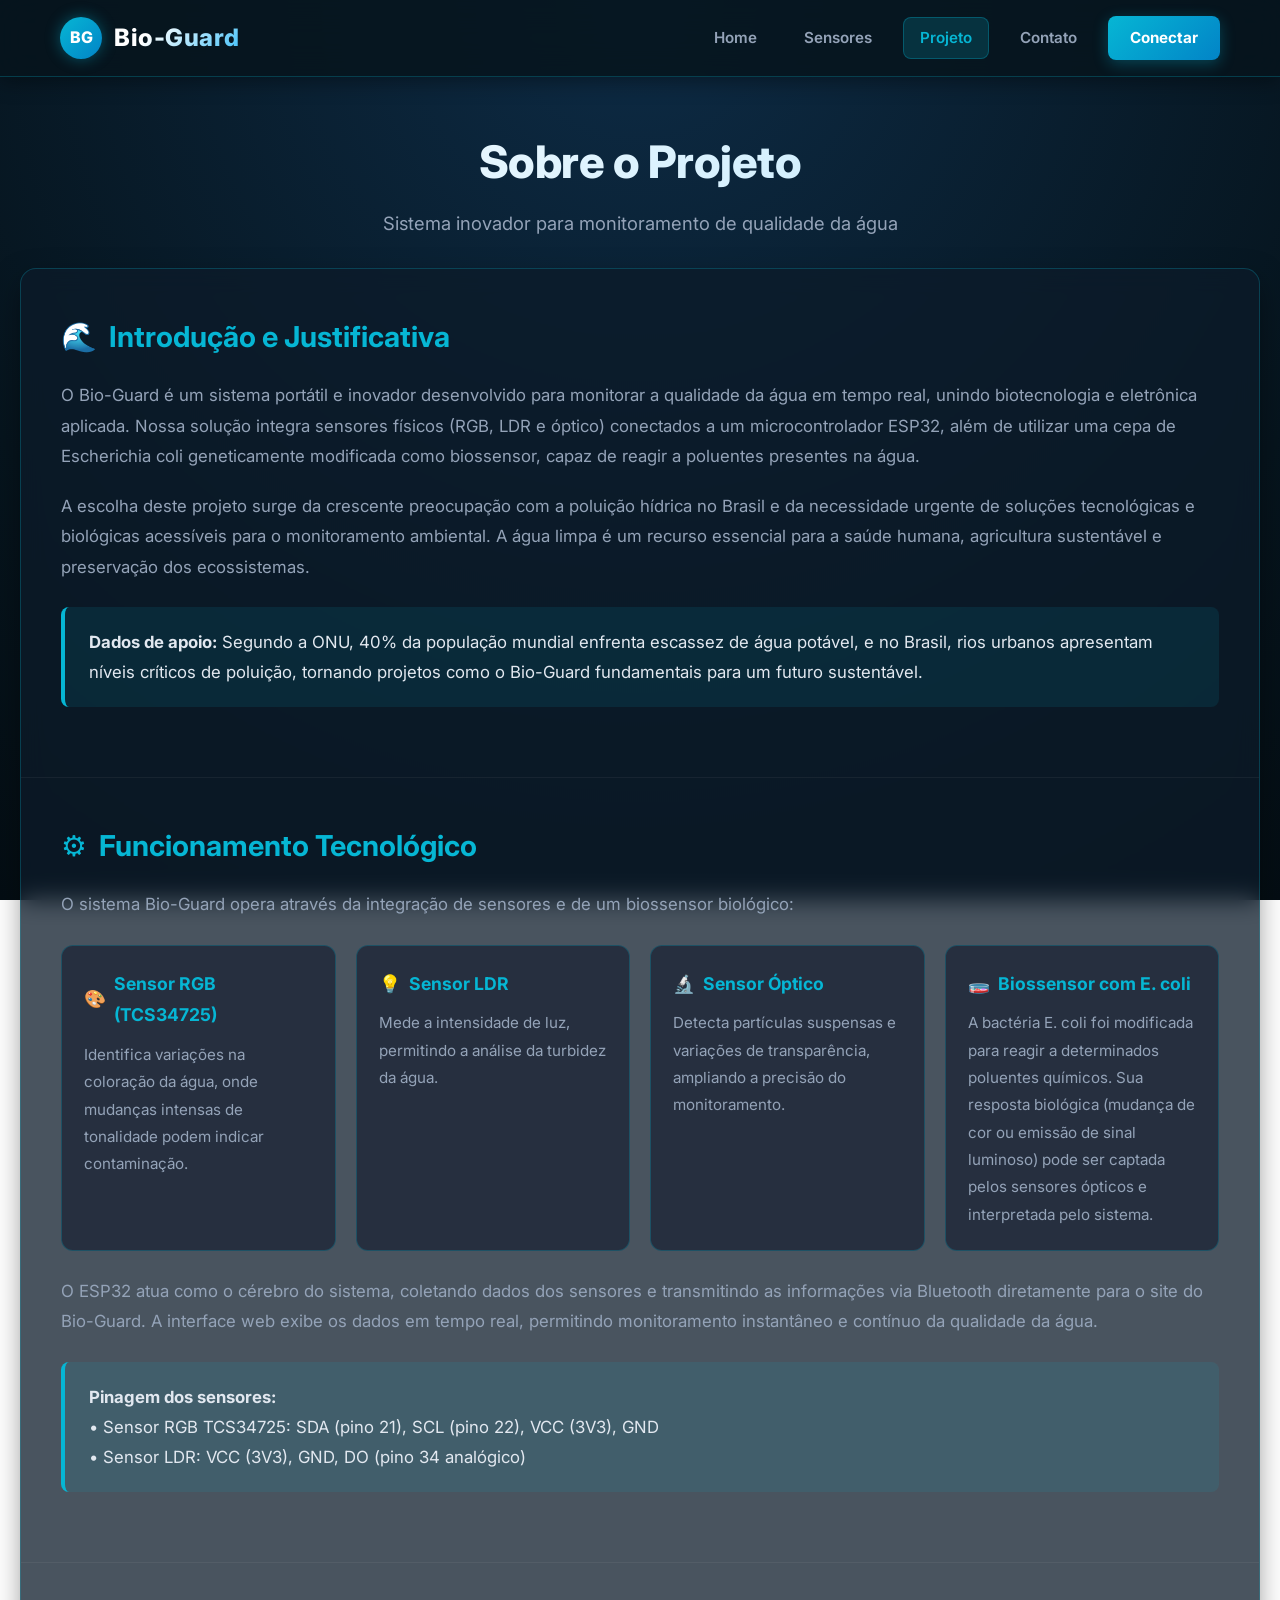
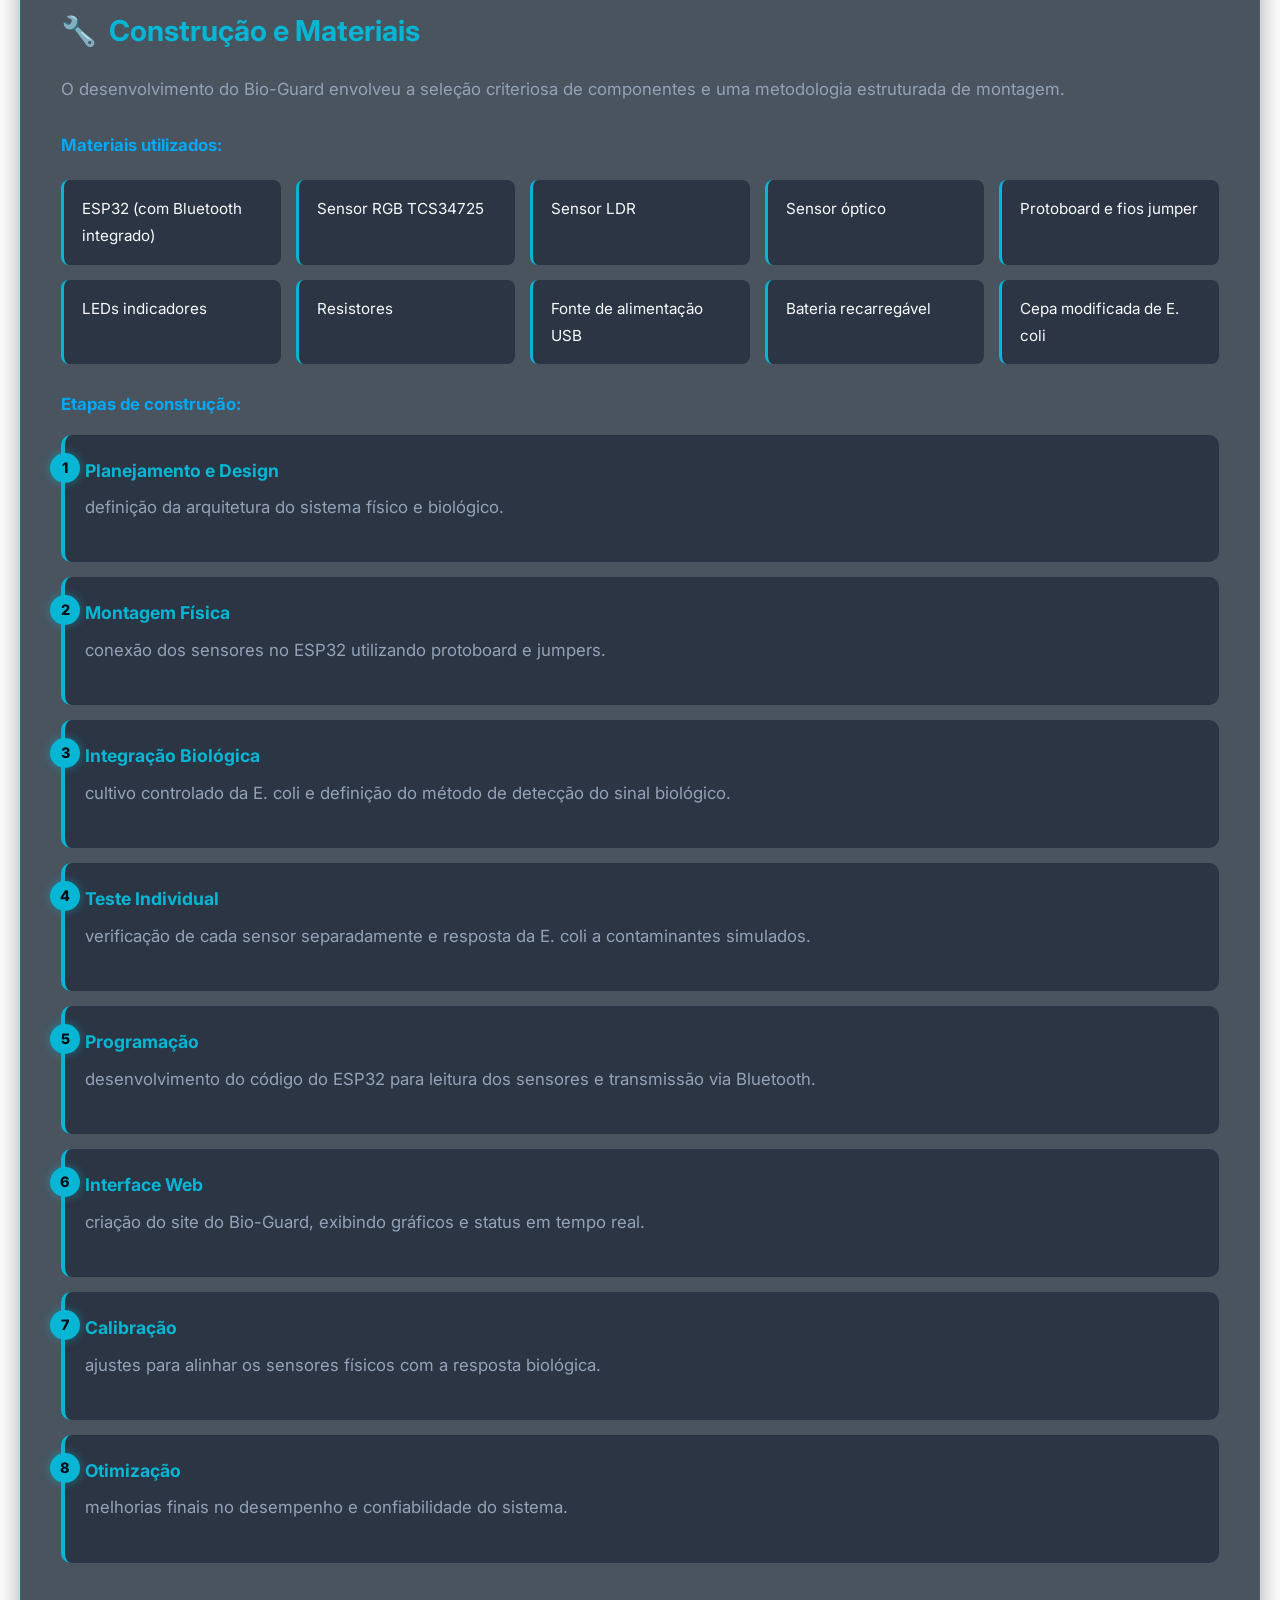
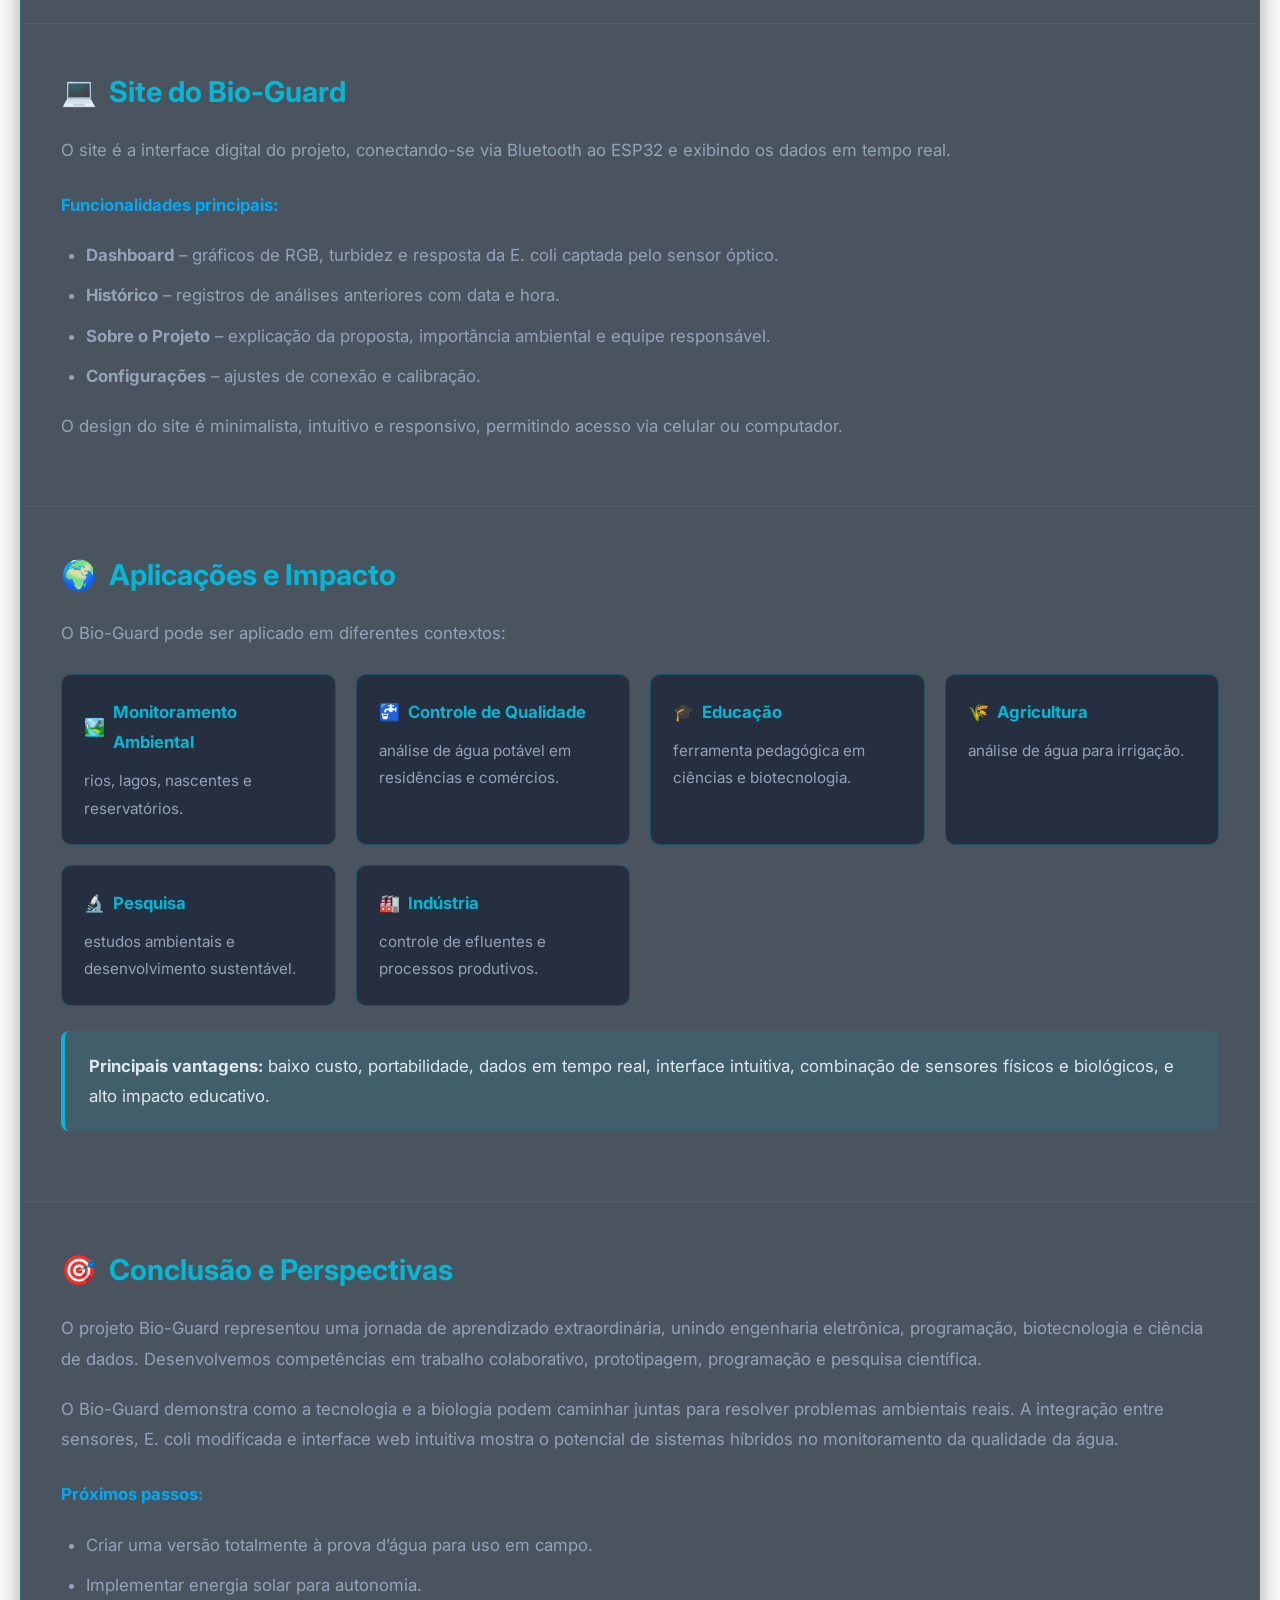
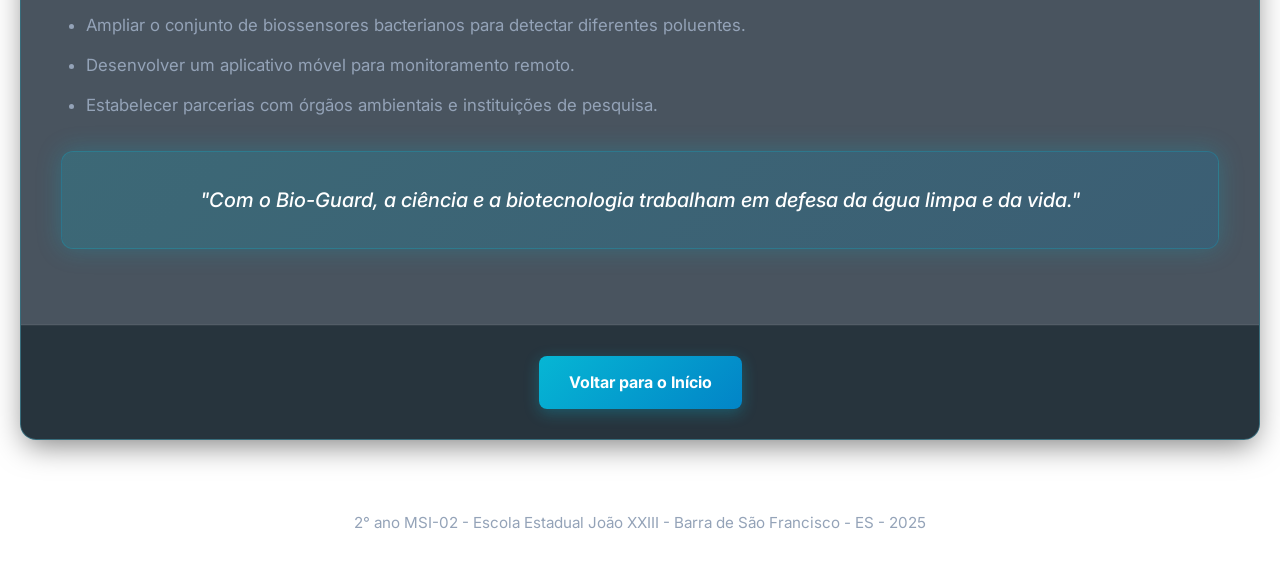
<file: projeto-flat.html>
<!DOCTYPE html>
<html lang="pt-BR">
<head>
    <meta charset="UTF-8">
    <meta name="viewport" content="width=device-width, initial-scale=1.0">
    <title>Bio-Guard - Sobre o Projeto</title>
    <link href="https://fonts.googleapis.com/css2?family=Inter:wght@300;400;500;600;700&display=swap" rel="stylesheet">
    <link rel="stylesheet" href="style.css">
</head>
<body>
    <!-- Header -->
    <header class="header">
        <div class="nav-container">
            <div class="logo">
                <div class="logo-icon">BG</div>
                <span class="logo-text">Bio-Guard</span>
            </div>
            <nav class="nav-links">
                <a href="index.html" class="nav-link">Home</a>
                <a href="sensores-flat.html" class="nav-link">Sensores</a>
                <a href="projeto-flat.html" class="nav-link active">Projeto</a>
                <a href="contato.html" class="nav-link">Contato</a>
                <a href="sensores-flat.html" class="nav-btn">Conectar</a>
            </nav>
        </div>
    </header>

    <!-- Page Title -->
    <section class="page-title">
        <h1>Sobre o Projeto</h1>
        <p>Sistema inovador para monitoramento de qualidade da água</p>
    </section>

    <!-- Main Content -->
    <main class="main-content">
        <!-- Introdução -->
        <section class="content-section">
            <h2 class="section-title">
                <span>🌊</span>
                Introdução e Justificativa
            </h2>
            <div class="section-content">
                <p>
                    O Bio-Guard é um sistema portátil e inovador desenvolvido para monitorar a qualidade da água em tempo real, unindo biotecnologia e eletrônica aplicada. Nossa solução integra sensores físicos (RGB, LDR e óptico) conectados a um microcontrolador ESP32, além de utilizar uma cepa de Escherichia coli geneticamente modificada como biossensor, capaz de reagir a poluentes presentes na água.
                </p>
                
                <p>
                    A escolha deste projeto surge da crescente preocupação com a poluição hídrica no Brasil e da necessidade urgente de soluções tecnológicas e biológicas acessíveis para o monitoramento ambiental. A água limpa é um recurso essencial para a saúde humana, agricultura sustentável e preservação dos ecossistemas.
                </p>
                
                <div class="highlight-box">
                    <strong>Dados de apoio:</strong> Segundo a ONU, 40% da população mundial enfrenta escassez de água potável, e no Brasil, rios urbanos apresentam níveis críticos de poluição, tornando projetos como o Bio-Guard fundamentais para um futuro sustentável.
                </div>
            </div>
        </section>

        <!-- Funcionamento Tecnológico -->
        <section class="content-section">
            <h2 class="section-title">
                <span>⚙️</span>
                Funcionamento Tecnológico
            </h2>
            <div class="section-content">
                <p>O sistema Bio-Guard opera através da integração de sensores e de um biossensor biológico:</p>
                
                <div class="tech-specs">
                    <div class="tech-card">
                        <h4><span>🎨</span> Sensor RGB (TCS34725)</h4>
                        <p>Identifica variações na coloração da água, onde mudanças intensas de tonalidade podem indicar contaminação.</p>
                    </div>
                    <div class="tech-card">
                        <h4><span>💡</span> Sensor LDR</h4>
                        <p>Mede a intensidade de luz, permitindo a análise da turbidez da água.</p>
                    </div>
                    <div class="tech-card">
                        <h4><span>🔬</span> Sensor Óptico</h4>
                        <p>Detecta partículas suspensas e variações de transparência, ampliando a precisão do monitoramento.</p>
                    </div>
                    <div class="tech-card">
                        <h4><span>🧫</span> Biossensor com E. coli</h4>
                        <p>A bactéria E. coli foi modificada para reagir a determinados poluentes químicos. Sua resposta biológica (mudança de cor ou emissão de sinal luminoso) pode ser captada pelos sensores ópticos e interpretada pelo sistema.</p>
                    </div>
                </div>
                
                <p>
                    O ESP32 atua como o cérebro do sistema, coletando dados dos sensores e transmitindo as informações 
                    via Bluetooth diretamente para o site do Bio-Guard. A interface web exibe os dados em tempo real, 
                    permitindo monitoramento instantâneo e contínuo da qualidade da água.
                </p>
                
                <div class="highlight-box">
                    <strong>Pinagem dos sensores:</strong><br>
                    • Sensor RGB TCS34725: SDA (pino 21), SCL (pino 22), VCC (3V3), GND<br>
                    • Sensor LDR: VCC (3V3), GND, DO (pino 34 analógico)
                </div>
            </div>
        </section>

        <!-- Construção e Materiais -->
        <section class="content-section">
            <h2 class="section-title">
                <span>🔧</span>
                Construção e Materiais
            </h2>
            <div class="section-content">
                <p>O desenvolvimento do Bio-Guard envolveu a seleção criteriosa de componentes e uma metodologia estruturada de montagem.</p>
                
                <h4 style="color: #03A9F4; margin: 25px 0 15px 0;">Materiais utilizados:</h4>
                <div class="materials-grid">
                    <div class="material-item">ESP32 (com Bluetooth integrado)</div>
                    <div class="material-item">Sensor RGB TCS34725</div>
                    <div class="material-item">Sensor LDR</div>
                    <div class="material-item">Sensor óptico</div>
                    <div class="material-item">Protoboard e fios jumper</div>
                    <div class="material-item">LEDs indicadores</div>
                    <div class="material-item">Resistores</div>
                    <div class="material-item">Fonte de alimentação USB</div>
                    <div class="material-item">Bateria recarregável</div>
                    <div class="material-item">Cepa modificada de E. coli</div>
                </div>
                
                <h4 style="color: #03A9F4; margin: 25px 0 15px 0;">Etapas de construção:</h4>
                <div class="steps-list">
                    <div class="step-item">
                        <h5>Planejamento e Design</h5>
                        <p>definição da arquitetura do sistema físico e biológico.</p>
                    </div>
                    <div class="step-item">
                        <h5>Montagem Física</h5>
                        <p>conexão dos sensores no ESP32 utilizando protoboard e jumpers.</p>
                    </div>
                    <div class="step-item">
                        <h5>Integração Biológica</h5>
                        <p>cultivo controlado da E. coli e definição do método de detecção do sinal biológico.</p>
                    </div>
                    <div class="step-item">
                        <h5>Teste Individual</h5>
                        <p>verificação de cada sensor separadamente e resposta da E. coli a contaminantes simulados.</p>
                    </div>
                    <div class="step-item">
                        <h5>Programação</h5>
                        <p>desenvolvimento do código do ESP32 para leitura dos sensores e transmissão via Bluetooth.</p>
                    </div>
                    <div class="step-item">
                        <h5>Interface Web</h5>
                        <p>criação do site do Bio-Guard, exibindo gráficos e status em tempo real.</p>
                    </div>
                    <div class="step-item">
                        <h5>Calibração</h5>
                        <p>ajustes para alinhar os sensores físicos com a resposta biológica.</p>
                    </div>
                    <div class="step-item">
                        <h5>Otimização</h5>
                        <p>melhorias finais no desempenho e confiabilidade do sistema.</p>
                    </div>
                </div>
            </div>
        </section>

        <!-- Site do Bio-Guard -->
        <section class="content-section">
            <h2 class="section-title">
                <span>💻</span>
                Site do Bio-Guard
            </h2>
            <div class="section-content">
                <p>
                    O site é a interface digital do projeto, conectando-se via Bluetooth ao ESP32 e exibindo os dados em tempo real.
                </p>
                
                <h4 style="color: #03A9F4; margin: 25px 0 15px 0;">Funcionalidades principais:</h4>
                <ul>
                    <li><strong>Dashboard</strong> – gráficos de RGB, turbidez e resposta da E. coli captada pelo sensor óptico.</li>
                    <li><strong>Histórico</strong> – registros de análises anteriores com data e hora.</li>
                    <li><strong>Sobre o Projeto</strong> – explicação da proposta, importância ambiental e equipe responsável.</li>
                    <li><strong>Configurações</strong> – ajustes de conexão e calibração.</li>
                </ul>
                
                <p>
                    O design do site é minimalista, intuitivo e responsivo, permitindo acesso via celular ou computador.
                </p>
            </div>
        </section>

        <!-- Aplicações -->
        <section class="content-section">
            <h2 class="section-title">
                <span>🌍</span>
                Aplicações e Impacto
            </h2>
            <div class="section-content">
                <p>O Bio-Guard pode ser aplicado em diferentes contextos:</p>
                
                <div class="applications-grid">
                    <div class="application-card">
                        <h5><span>🏞️</span> Monitoramento Ambiental</h5>
                        <p>rios, lagos, nascentes e reservatórios.</p>
                    </div>
                    <div class="application-card">
                        <h5><span>🚰</span> Controle de Qualidade</h5>
                        <p>análise de água potável em residências e comércios.</p>
                    </div>
                    <div class="application-card">
                        <h5><span>🎓</span> Educação</h5>
                        <p>ferramenta pedagógica em ciências e biotecnologia.</p>
                    </div>
                    <div class="application-card">
                        <h5><span>🌾</span> Agricultura</h5>
                        <p>análise de água para irrigação.</p>
                    </div>
                    <div class="application-card">
                        <h5><span>🔬</span> Pesquisa</h5>
                        <p>estudos ambientais e desenvolvimento sustentável.</p>
                    </div>
                    <div class="application-card">
                        <h5><span>🏭</span> Indústria</h5>
                        <p>controle de efluentes e processos produtivos.</p>
                    </div>
                </div>
                
                <div class="highlight-box">
                    <strong>Principais vantagens:</strong> baixo custo, portabilidade, dados em tempo real, interface intuitiva, combinação de sensores físicos e biológicos, e alto impacto educativo.
                </div>
            </div>
        </section>

        <!-- Conclusão -->
        <section class="content-section">
            <h2 class="section-title">
                <span>🎯</span>
                Conclusão e Perspectivas
            </h2>
            <div class="section-content">
                <p>
                    O projeto Bio-Guard representou uma jornada de aprendizado extraordinária, unindo engenharia eletrônica, programação, biotecnologia e ciência de dados. Desenvolvemos competências em trabalho colaborativo, prototipagem, programação e pesquisa científica.
                </p>
                
                <p>
                    O Bio-Guard demonstra como a tecnologia e a biologia podem caminhar juntas para resolver problemas ambientais reais. A integração entre sensores, E. coli modificada e interface web intuitiva mostra o potencial de sistemas híbridos no monitoramento da qualidade da água.
                </p>
                
                <h4 style="color: #03A9F4; margin: 25px 0 15px 0;">Próximos passos:</h4>
                <ul>
                    <li>Criar uma versão totalmente à prova d’água para uso em campo.</li>
                    <li>Implementar energia solar para autonomia.</li>
                    <li>Ampliar o conjunto de biossensores bacterianos para detectar diferentes poluentes.</li>
                    <li>Desenvolver um aplicativo móvel para monitoramento remoto.</li>
                    <li>Estabelecer parcerias com órgãos ambientais e instituições de pesquisa.</li>
                </ul>
                
                <div class="quote-box">
                    "Com o Bio-Guard, a ciência e a biotecnologia trabalham em defesa da água limpa e da vida."
                </div>
            </div>
        </section>

        <!-- Back Section -->
        <div class="back-section">
            <a href="index.html" class="back-btn">Voltar para o Início</a>
        </div>
    </main>

    <!-- Footer -->
    <footer class="footer">
        <p>2° ano MSI-02 - Escola Estadual João XXIII - Barra de São Francisco - ES - 2025</p>
    </footer>
</body>
</html>
</file>
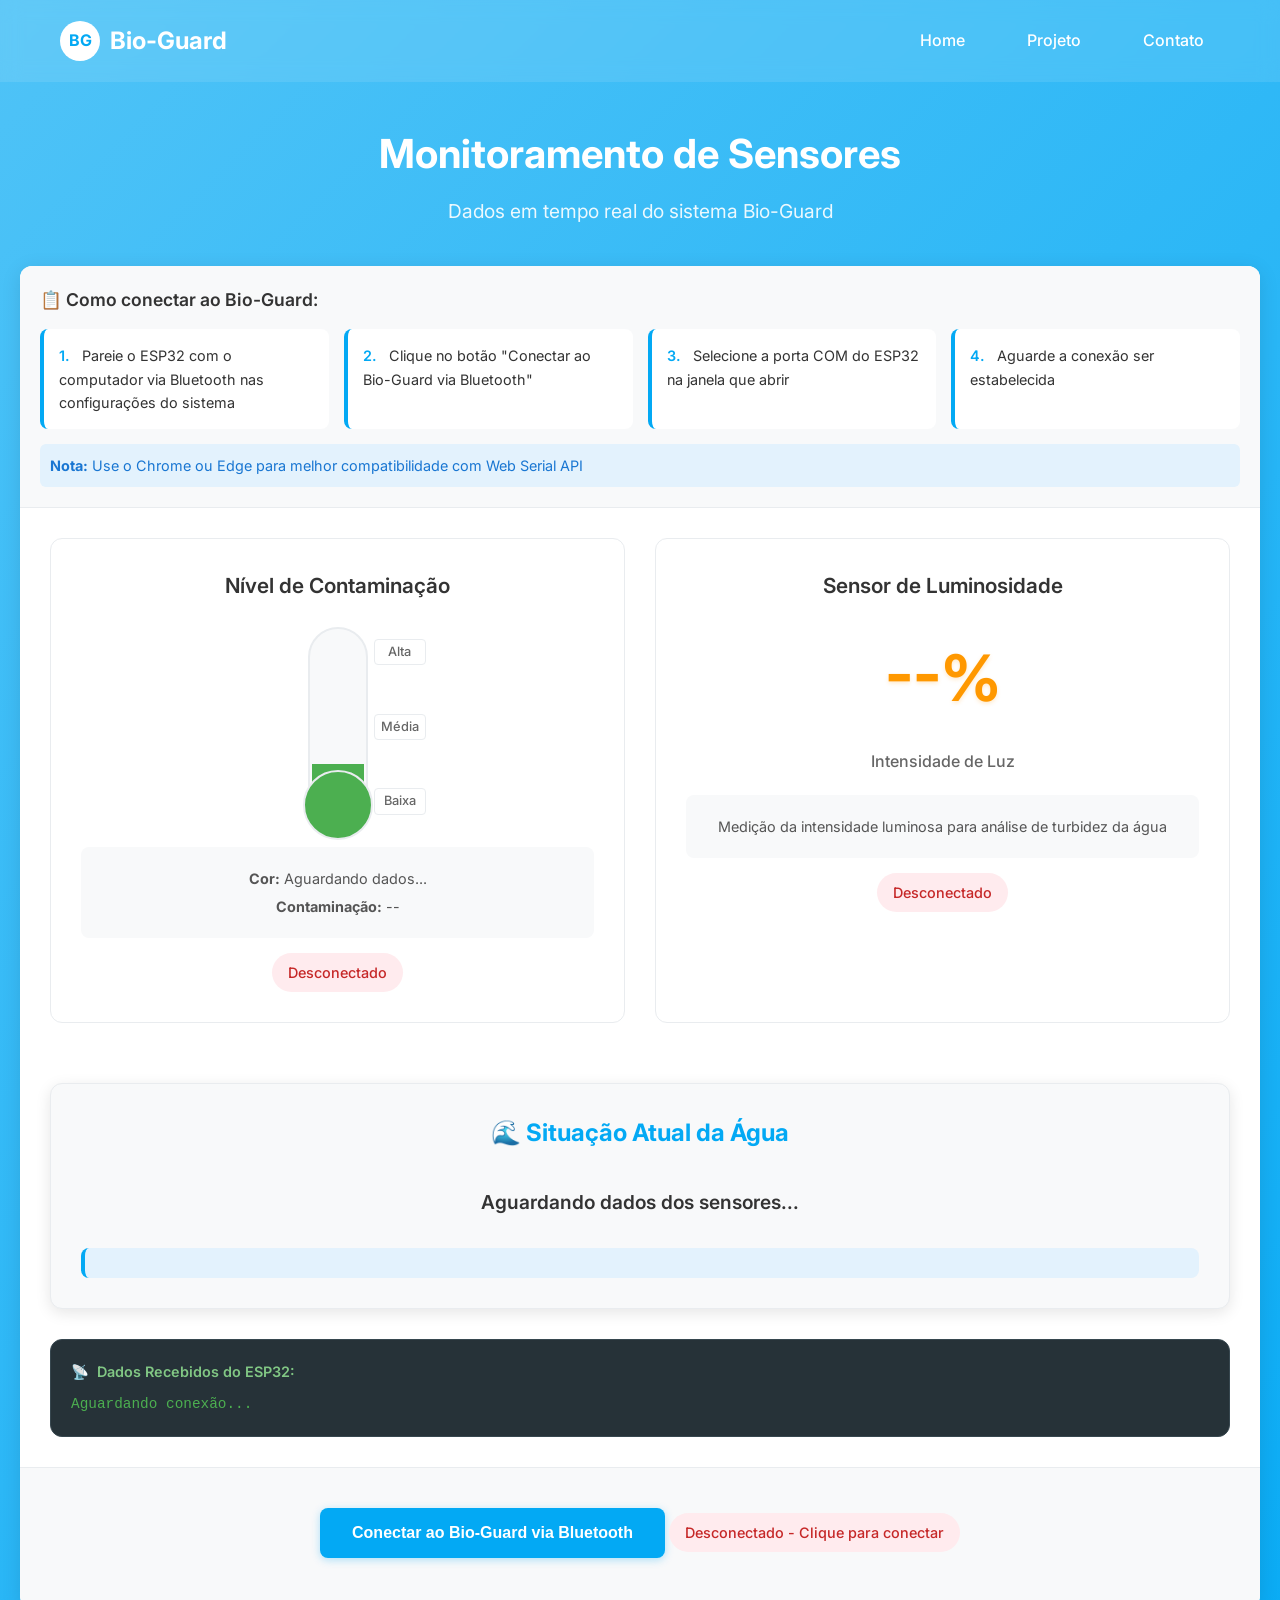
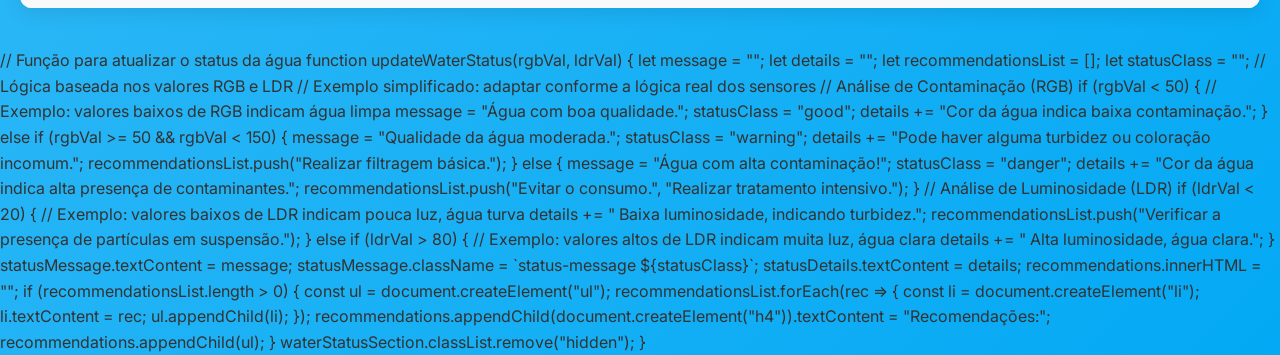
<file: sensores-flat (2).html>
<!DOCTYPE html>
<html lang="pt-BR">
<head>
    <meta charset="UTF-8">
    <meta name="viewport" content="width=device-width, initial-scale=1.0">
    <title>Bio-Guard - Sensores</title>
    <link href="https://fonts.googleapis.com/css2?family=Inter:wght@300;400;500;600;700&display=swap" rel="stylesheet">
    <style>
        * {
            margin: 0;
            padding: 0;
            box-sizing: border-box;
        }

        body {
            font-family: 'Inter', sans-serif;
            background: linear-gradient(135deg, #4FC3F7 0%, #29B6F6 50%, #03A9F4 100%);
            color: #333;
            line-height: 1.6;
            min-height: 100vh;
        }

        /* Header */
        .header {
            background: rgba(255, 255, 255, 0.1);
            backdrop-filter: blur(10px);
            padding: 20px 0;
            position: sticky;
            top: 0;
            z-index: 100;
        }

        .nav-container {
            max-width: 1200px;
            margin: 0 auto;
            display: flex;
            justify-content: space-between;
            align-items: center;
            padding: 0 20px;
        }

        .logo {
            display: flex;
            align-items: center;
            gap: 10px;
        }

        .logo-icon {
            width: 40px;
            height: 40px;
            background: white;
            border-radius: 50%;
            display: flex;
            align-items: center;
            justify-content: center;
            font-weight: bold;
            color: #03A9F4;
        }

        .logo-text {
            font-size: 1.5rem;
            font-weight: 700;
            color: white;
        }

        .nav-links {
            display: flex;
            gap: 30px;
            align-items: center;
        }

        .nav-link {
            color: white;
            text-decoration: none;
            font-weight: 500;
            transition: opacity 0.3s ease;
            padding: 8px 16px;
            border-radius: 6px;
        }

        .nav-link:hover {
            background: rgba(255, 255, 255, 0.1);
        }

        .nav-link.active {
            background: rgba(255, 255, 255, 0.2);
        }

        /* Page Title */
        .page-title {
            text-align: center;
            padding: 40px 20px;
            color: white;
        }

        .page-title h1 {
            font-size: 2.5rem;
            font-weight: 700;
            margin-bottom: 10px;
        }

        .page-title p {
            font-size: 1.2rem;
            opacity: 0.9;
        }

        /* Main Content */
        .main-content {
            background: white;
            margin: 0 20px 40px;
            border-radius: 12px;
            box-shadow: 0 4px 20px rgba(0, 0, 0, 0.1);
            overflow: hidden;
        }

        /* Connection Info */
        .connection-info {
            background: #f8f9fa;
            padding: 20px;
            border-bottom: 1px solid #e9ecef;
        }

        .connection-info h3 {
            color: #333;
            margin-bottom: 15px;
            font-size: 1.1rem;
            font-weight: 600;
        }

        .connection-steps {
            display: grid;
            grid-template-columns: repeat(auto-fit, minmax(200px, 1fr));
            gap: 15px;
            margin-bottom: 15px;
        }

        .step {
            background: white;
            padding: 15px;
            border-radius: 8px;
            border-left: 4px solid #03A9F4;
            font-size: 0.9rem;
        }

        .step-number {
            font-weight: 600;
            color: #03A9F4;
            margin-right: 8px;
        }

        .note {
            background: #E3F2FD;
            padding: 10px;
            border-radius: 6px;
            font-size: 0.9rem;
            color: #1976D2;
        }

        /* Sensor Cards */
        .sensors-grid {
            display: grid;
            grid-template-columns: repeat(auto-fit, minmax(300px, 1fr));
            gap: 30px;
            padding: 30px;
        }

        .sensor-card {
            background: white;
            border: 1px solid #e9ecef;
            border-radius: 12px;
            padding: 30px;
            text-align: center;
            transition: all 0.3s ease;
            position: relative;
        }

        .sensor-card:hover {
            transform: translateY(-4px);
            box-shadow: 0 8px 25px rgba(0, 0, 0, 0.1);
        }

        .sensor-title {
            font-size: 1.3rem;
            font-weight: 600;
            color: #333;
            margin-bottom: 25px;
        }

        /* Termômetro Flat */
        .thermometer-flat {
            width: 60px;
            height: 200px;
            background: #f8f9fa;
            border-radius: 30px;
            margin: 0 auto 20px;
            position: relative;
            border: 2px solid #e9ecef;
        }

        .thermometer-fill-flat {
            position: absolute;
            bottom: 2px;
            left: 2px;
            right: 2px;
            border-radius: 0 0 26px 26px;
            transition: all 1s ease;
            height: 30%;
            background: #4CAF50;
        }

        .thermometer-bulb-flat {
            position: absolute;
            bottom: -15px;
            left: 50%;
            transform: translateX(-50%);
            width: 70px;
            height: 70px;
            border-radius: 50%;
            background: #4CAF50;
            border: 2px solid #e9ecef;
        }

        .thermometer-scale {
            position: absolute;
            right: -60px;
            top: 0;
            height: 100%;
            display: flex;
            flex-direction: column;
            justify-content: space-between;
            padding: 10px 0;
        }

        .scale-label {
            font-size: 0.8rem;
            color: #666;
            font-weight: 500;
            background: white;
            padding: 2px 6px;
            border-radius: 4px;
            border: 1px solid #e9ecef;
        }

        /* LDR Display Flat */
        .ldr-display-flat {
            font-size: 4rem;
            font-weight: 700;
            color: #FF9800;
            margin: 20px 0;
            text-shadow: 0 2px 4px rgba(255, 152, 0, 0.2);
        }

        .ldr-label-flat {
            color: #666;
            font-size: 1rem;
            font-weight: 500;
        }

        /* Sensor Data */
        .sensor-data {
            margin-top: 20px;
            padding: 15px;
            background: #f8f9fa;
            border-radius: 8px;
            font-size: 0.9rem;
        }

        .sensor-data div {
            margin: 5px 0;
            color: #555;
        }

        /* Status Indicators */
        .status-flat {
            display: inline-block;
            padding: 8px 16px;
            border-radius: 20px;
            font-size: 0.9rem;
            font-weight: 500;
            margin-top: 15px;
        }

        .status-flat.connected {
            background: #E8F5E8;
            color: #2E7D32;
        }

        .status-flat.disconnected {
            background: #FFEBEE;
            color: #C62828;
        }

        .status-flat.connecting {
            background: #FFF3E0;
            color: #F57C00;
        }

        /* Console Flat */
        .console-flat {
            background: #263238;
            color: #4CAF50;
            border-radius: 12px;
            padding: 20px;
            margin: 30px;
            font-family: 'Courier New', monospace;
            font-size: 0.9rem;
            max-height: 200px;
            overflow-y: auto;
            border: 1px solid #37474F;
        }

        .console-header {
            color: #81C784;
            margin-bottom: 10px;
            font-family: 'Inter', sans-serif;
            font-weight: 600;
            display: flex;
            align-items: center;
            gap: 8px;
        }

        /* Connection Section */
        .connection-section {
            background: #f8f9fa;
            padding: 30px;
            border-top: 1px solid #e9ecef;
            text-align: center;
        }

        .connect-btn-flat {
            background: #03A9F4;
            color: white;
            border: none;
            padding: 16px 32px;
            border-radius: 8px;
            font-size: 1rem;
            font-weight: 600;
            cursor: pointer;
            transition: all 0.3s ease;
            margin-bottom: 20px;
            box-shadow: 0 2px 8px rgba(3, 169, 244, 0.3);
        }

        .connect-btn-flat:hover {
            background: #0288D1;
            transform: translateY(-2px);
            box-shadow: 0 4px 12px rgba(3, 169, 244, 0.4);
        }

        .connect-btn-flat:disabled {
            background: #ccc;
            cursor: not-allowed;
            transform: none;
            box-shadow: none;
        }

        /* Level Colors */
        .level-baixa {
            background: #4CAF50 !important;
        }

        .level-media {
            background: #FF9800 !important;
        }

        .level-alta {
            background: #F44336 !important;
        }

        /* Water Status Section */
        .water-status-card {
            background: #f8f9fa;
            border: 1px solid #e9ecef;
            border-radius: 12px;
            padding: 30px;
            margin: 30px;
            text-align: left;
            box-shadow: 0 4px 15px rgba(0, 0, 0, 0.1);
        }

        .water-status-card h3 {
            font-size: 1.5rem;
            color: #03A9F4;
            margin-bottom: 20px;
            text-align: center;
        }

        .status-message {
            font-size: 1.2rem;
            font-weight: 600;
            margin-bottom: 15px;
            padding: 15px;
            border-radius: 8px;
            text-align: center;
        }

        .status-message.good {
            background: #E8F5E8;
            color: #2E7D32;
            border-left: 4px solid #4CAF50;
        }

        .status-message.warning {
            background: #FFF3E0;
            color: #F57C00;
            border-left: 4px solid #FF9800;
        }

        .status-message.danger {
            background: #FFEBEE;
            color: #C62828;
            border-left: 4px solid #F44336;
        }

        .status-details {
            font-size: 1rem;
            color: #555;
            margin-bottom: 15px;
            line-height: 1.6;
        }

        .recommendations {
            background: #E3F2FD;
            padding: 15px;
            border-radius: 8px;
            border-left: 4px solid #03A9F4;
        }

        .recommendations h4 {
            color: #1976D2;
            margin-bottom: 10px;
            font-size: 1.1rem;
        }

        .recommendations ul {
            margin-left: 20px;
            color: #555;
        }

        .recommendations li {
            margin-bottom: 5px;
        }

        /* Responsive */
        @media (max-width: 768px) {
            .nav-links {
                display: none;
            }

            .sensors-grid {
                grid-template-columns: 1fr;
                padding: 20px;
            }

            .main-content {
                margin: 0 10px 20px;
            }

            .connection-steps {
                grid-template-columns: 1fr;
            }

            .page-title h1 {
                font-size: 2rem;
            }

            .thermometer-scale {
                display: none;
            }
        }

        /* Animations */
        @keyframes fadeInUp {
            from {
                opacity: 0;
                transform: translateY(20px);
            }
            to {
                opacity: 1;
                transform: translateY(0);
            }
        }

        .sensor-card {
            animation: fadeInUp 0.6s ease-out;
        }

        .sensor-card:nth-child(2) {
            animation-delay: 0.1s;
        }

        .sensor-card:nth-child(3) {
            animation-delay: 0.2s;
        }
    </style>
</head>
<body>
    <!-- Header -->
    <header class="header">
        <div class="nav-container">
            <div class="logo">
                <div class="logo-icon">BG</div>
                <span class="logo-text">Bio-Guard</span>
            </div>
            <nav class="nav-links">
                <a href="index.html" class="nav-link">Home</a>
                <a href="projeto-flat.html" class="nav-link">Projeto</a>
                <a href="contato.html" class="nav-link">Contato</a>
            </nav>
    </header>

    <!-- Page Title -->
    <section class="page-title">
        <h1>Monitoramento de Sensores</h1>
        <p>Dados em tempo real do sistema Bio-Guard</p>
    </section>

    <!-- Main Content -->
    <main class="main-content">
        <!-- Connection Info -->
        <div class="connection-info">
            <h3>📋 Como conectar ao Bio-Guard:</h3>
            <div class="connection-steps">
                <div class="step">
                    <span class="step-number">1.</span>
                    Pareie o ESP32 com o computador via Bluetooth nas configurações do sistema
                </div>
                <div class="step">
                    <span class="step-number">2.</span>
                    Clique no botão "Conectar ao Bio-Guard via Bluetooth"
                </div>
                <div class="step">
                    <span class="step-number">3.</span>
                    Selecione a porta COM do ESP32 na janela que abrir
                </div>
                <div class="step">
                    <span class="step-number">4.</span>
                    Aguarde a conexão ser estabelecida
                </div>
            </div>
            <div class="note">
                <strong>Nota:</strong> Use o Chrome ou Edge para melhor compatibilidade com Web Serial API
            </div>
        </div>

        <!-- Sensors Grid -->
        <div class="sensors-grid">
            <!-- Sensor RGB Card -->
            <div class="sensor-card">
                <h4 class="sensor-title">Nível de Contaminação</h4>
                
                <div class="thermometer-flat">
                    <div class="thermometer-fill-flat level-baixa" id="thermometerFill"></div>
                    <div class="thermometer-bulb-flat level-baixa" id="thermometerBulb"></div>
                    <div class="thermometer-scale">
                        <span class="scale-label">Alta</span>
                        <span class="scale-label">Média</span>
                        <span class="scale-label">Baixa</span>
                    </div>
                </div>

                <div class="sensor-data" id="rgbData">
                    <div><strong>Cor:</strong> Aguardando dados...</div>
                    <div><strong>Contaminação:</strong> --</div>
                </div>
                
                <div class="status-flat disconnected" id="rgbStatus">Desconectado</div>
            </div>

            <!-- Sensor LDR Card -->
            <div class="sensor-card">
                <h4 class="sensor-title">Sensor de Luminosidade</h4>
                
                <div class="ldr-display-flat" id="ldrValue">--%</div>
                <div class="ldr-label-flat">Intensidade de Luz</div>
                
                <div class="sensor-data">
                    <div>Medição da intensidade luminosa para análise de turbidez da água</div>
                </div>
                
                <div class="status-flat disconnected" id="ldrStatus">Desconectado</div>
            </div>
        </div>

        <!-- Water Status Section -->
        <div id="waterStatusSection" class="hidden">
            <div class="water-status-card">
                <h3>🌊 Situação Atual da Água</h3>
                <div id="waterStatusText">
                    <div class="status-message" id="statusMessage">Aguardando dados dos sensores...</div>
                    <div class="status-details" id="statusDetails"></div>
                    <div class="recommendations" id="recommendations"></div>
                </div>
            </div>
        </div>

        <!-- Console -->
        <div class="console-flat">
            <div class="console-header">
                <span>📡</span>
                <span>Dados Recebidos do ESP32:</span>
            </div>
            <div id="dataConsole">Aguardando conexão...</div>
        </div>

        <!-- Connection Section -->
        <div class="connection-section">
            <button class="connect-btn-flat" id="connectBtn">
                Conectar ao Bio-Guard via Bluetooth
            </button>
            <div class="status-flat disconnected" id="connectionStatus">
                Desconectado - Clique para conectar
            </div>
        </div>
    </main>

    <script>
        // Variáveis globais
        let port;
        let reader;
        let isConnected = false;

        // Elementos DOM
        const connectBtn = document.getElementById('connectBtn');
        const connectionStatus = document.getElementById('connectionStatus');
        const dataConsole = document.getElementById('dataConsole');
        const thermometerFill = document.getElementById('thermometerFill');
        const thermometerBulb = document.getElementById('thermometerBulb');
        const rgbData = document.getElementById('rgbData');
        const rgbStatus = document.getElementById('rgbStatus');
        const ldrValue = document.getElementById('ldrValue');
        const ldrStatus = document.getElementById("ldrStatus");
        const waterStatusSection = document.getElementById("waterStatusSection");
        const statusMessage = document.getElementById("statusMessage");
        const statusDetails = document.getElementById("statusDetails");
        const recommendations = document.getElementById("recommendations");

        // Verificar suporte da Web Serial API
        if (!('serial' in navigator)) {
            alert('Web Serial API não é suportada neste navegador. Use Chrome ou Edge.');
        }

        // Função principal de conexão
        async function connectToBioGuard() {
            if (isConnected) {
                await disconnect();
            } else {
                await connectBluetooth();
            }
        }

        // Função para conectar via Bluetooth
        async function connectBluetooth() {
            try {
                updateConnectionStatus('Conectando...', 'connecting');
                connectBtn.disabled = true;

                port = await navigator.serial.requestPort();
                await port.open({ 
                    baudRate: 9600,
                    dataBits: 8,
                    stopBits: 1,
                    parity: 'none'
                });

                isConnected = true;
                updateConnectionStatus('Conectado - Recebendo dados', 'connected');
                connectBtn.textContent = 'Desconectar';
                connectBtn.disabled = false;

                readData();

            } catch (error) {
                console.error('Erro na conexão:', error);
                updateConnectionStatus('Erro na conexão', 'disconnected');
                connectBtn.disabled = false;
                
                if (error.name === 'NotFoundError') {
                    alert('Nenhuma porta selecionada. Certifique-se de que o ESP32 está pareado via Bluetooth.');
                } else {
                    alert('Erro ao conectar: ' + error.message);
                }
            }
        }

        // Função para desconectar
        async function disconnect() {
            try {
                if (reader) {
                    await reader.cancel();
                    reader.releaseLock();
                }
                
                if (port) {
                    await port.close();
                }

                isConnected = false;
                updateConnectionStatus('Desconectado - Clique para conectar', 'disconnected');
                connectBtn.textContent = 'Conectar ao Bio-Guard via Bluetooth';
                connectBtn.disabled = false;

                    // Resetar interface
                dataConsole.textContent = 'Aguardando conexão...';
                rgbData.innerHTML = '<div><strong>Cor:</strong> Aguardando dados...</div><div><strong>Contaminação:</strong> --</div>';
                ldrValue.textContent = '--%';
                updateThermometer(30, 'level-baixa');

            } catch (error) {
                console.error('Erro ao desconectar:', error);
            }
        }

        // Função para atualizar status de conexão
        function updateConnectionStatus(text, status) {
            connectionStatus.textContent = text;
            connectionStatus.className = `status-flat ${status}`;
            rgbStatus.className = `status-flat ${status}`;
            ldrStatus.className = `status-flat ${status}`;
            
            if (status === 'connected') {
                rgbStatus.textContent = 'Conectado';
                ldrStatus.textContent = 'Conectado';
            } else if (status === 'connecting') {
                rgbStatus.textContent = 'Conectando...';
                ldrStatus.textContent = 'Conectando...';
            } else {
                rgbStatus.textContent = 'Desconectado';
                ldrStatus.textContent = 'Desconectado';
            }
        }

        // Função para ler dados da porta serial
        async function readData() {
            try {
                const textDecoder = new TextDecoderStream();
                const readableStreamClosed = port.readable.pipeTo(textDecoder.writable);
                reader = textDecoder.readable.getReader();

                let buffer = '';

                while (true) {
                    const { value, done } = await reader.read();
                    if (done) break;

                    buffer += value;
                    const lines = buffer.split('\n');
                    buffer = lines.pop();

                    for (const line of lines) {
                        if (line.trim()) {
                            processData(line.trim());
                        }
                    }
                }
            } catch (error) {
                console.error('Erro na leitura:', error);
                if (isConnected) {
                    disconnect();
                }
            }
        }

        // Função para processar dados recebidos
        function processData(data) {
            const timestamp = new Date().toLocaleTimeString();
            dataConsole.innerHTML += `[${timestamp}] ${data}<br>`;
            dataConsole.scrollTop = dataConsole.scrollHeight;

            try {
                const sensorData = JSON.parse(data);
                
                if (sensorData.rgb) {
                    const { r, g, b } = sensorData.rgb;
                    const contamination = calculateContamination(r, g, b);
                    updateRGBSensor(r, g, b, contamination);
                }

                if (sensorData.ldr !== undefined) {
                    updateLDR(sensorData.ldr);
                }

            } catch (error) {
                if (data.includes('RGB:')) {
                    const rgbMatch = data.match(/RGB:\s*R(\d+)\s*G(\d+)\s*B(\d+)/);
                    if (rgbMatch) {
                        const r = parseInt(rgbMatch[1]);
                        const g = parseInt(rgbMatch[2]);
                        const b = parseInt(rgbMatch[3]);
                        const contamination = calculateContamination(r, g, b);
                        updateRGBSensor(r, g, b, contamination);
                    }
                }

                if (data.includes('LDR:')) {
                    const ldrMatch = data.match(/LDR:\s*(\d+)/);
                    if (ldrMatch) {
                        const ldrVal = parseInt(ldrMatch[1]);
                        updateLDR(ldrVal);
                        updateWaterStatus(rgbValue, ldrVal);
                    }
                }
            }
        }

        // Função para calcular nível de contaminação
        function calculateContamination(r, g, b) {
            const redIntensity = r / (r + g + b + 1);
            return Math.min(100, redIntensity * 200);
        }

        // Função para atualizar sensor RGB
        function updateRGBSensor(r, g, b, contamination) {
            rgbData.innerHTML = `
                <div><strong>Cor:</strong> R:${r} G:${g} B:${b}</div>
                <div><strong>Contaminação:</strong> ${contamination.toFixed(1)}%</div>
            `;

            let level = 'level-baixa';
            let height = 30;

            if (contamination > 70) {
                level = 'level-alta';
                height = 90;
            } else if (contamination > 40) {
                level = 'level-media';
                height = 65;
            } else {
                height = Math.max(30, contamination);
            }

            updateThermometer(height, level);
        }

        // Função para atualizar termômetro
        function updateThermometer(percentage, level) {
            thermometerFill.style.height = `${percentage}%`;
            thermometerFill.className = `thermometer-fill-flat ${level}`;
            thermometerBulb.className = `thermometer-bulb-flat ${level}`;
        }

        // Função para atualizar sensor LDR
        function updateLDR(value) {
            const percentage = Math.min(100, (value / 1023) * 100);
            ldrValue.textContent = `${percentage.toFixed(0)}%`;
        }

        // Event listeners
        connectBtn.addEventListener('click', connectToBioGuard);

        // Limpar console
        setInterval(() => {
            const lines = dataConsole.innerHTML.split('<br>');
            if (lines.length > 100) {
                dataConsole.innerHTML = lines.slice(-50).join('<br>');
            }
        }, 5000);
    </script>
</body>
</html>



        // Função para atualizar o status da água
        function updateWaterStatus(rgbVal, ldrVal) {
            let message = "";
            let details = "";
            let recommendationsList = [];
            let statusClass = "";

            // Lógica baseada nos valores RGB e LDR
            // Exemplo simplificado: adaptar conforme a lógica real dos sensores

            // Análise de Contaminação (RGB)
            if (rgbVal < 50) { // Exemplo: valores baixos de RGB indicam água limpa
                message = "Água com boa qualidade.";
                statusClass = "good";
                details += "Cor da água indica baixa contaminação.";
            } else if (rgbVal >= 50 && rgbVal < 150) {
                message = "Qualidade da água moderada.";
                statusClass = "warning";
                details += "Pode haver alguma turbidez ou coloração incomum.";
                recommendationsList.push("Realizar filtragem básica.");
            } else {
                message = "Água com alta contaminação!";
                statusClass = "danger";
                details += "Cor da água indica alta presença de contaminantes.";
                recommendationsList.push("Evitar o consumo.", "Realizar tratamento intensivo.");
            }

            // Análise de Luminosidade (LDR)
            if (ldrVal < 20) { // Exemplo: valores baixos de LDR indicam pouca luz, água turva
                details += " Baixa luminosidade, indicando turbidez.";
                recommendationsList.push("Verificar a presença de partículas em suspensão.");
            } else if (ldrVal > 80) { // Exemplo: valores altos de LDR indicam muita luz, água clara
                details += " Alta luminosidade, água clara.";
            }

            statusMessage.textContent = message;
            statusMessage.className = `status-message ${statusClass}`;
            statusDetails.textContent = details;

            recommendations.innerHTML = "";
            if (recommendationsList.length > 0) {
                const ul = document.createElement("ul");
                recommendationsList.forEach(rec => {
                    const li = document.createElement("li");
                    li.textContent = rec;
                    ul.appendChild(li);
                });
                recommendations.appendChild(document.createElement("h4")).textContent = "Recomendações:";
                recommendations.appendChild(ul);
            }

            waterStatusSection.classList.remove("hidden");
        }
</file>
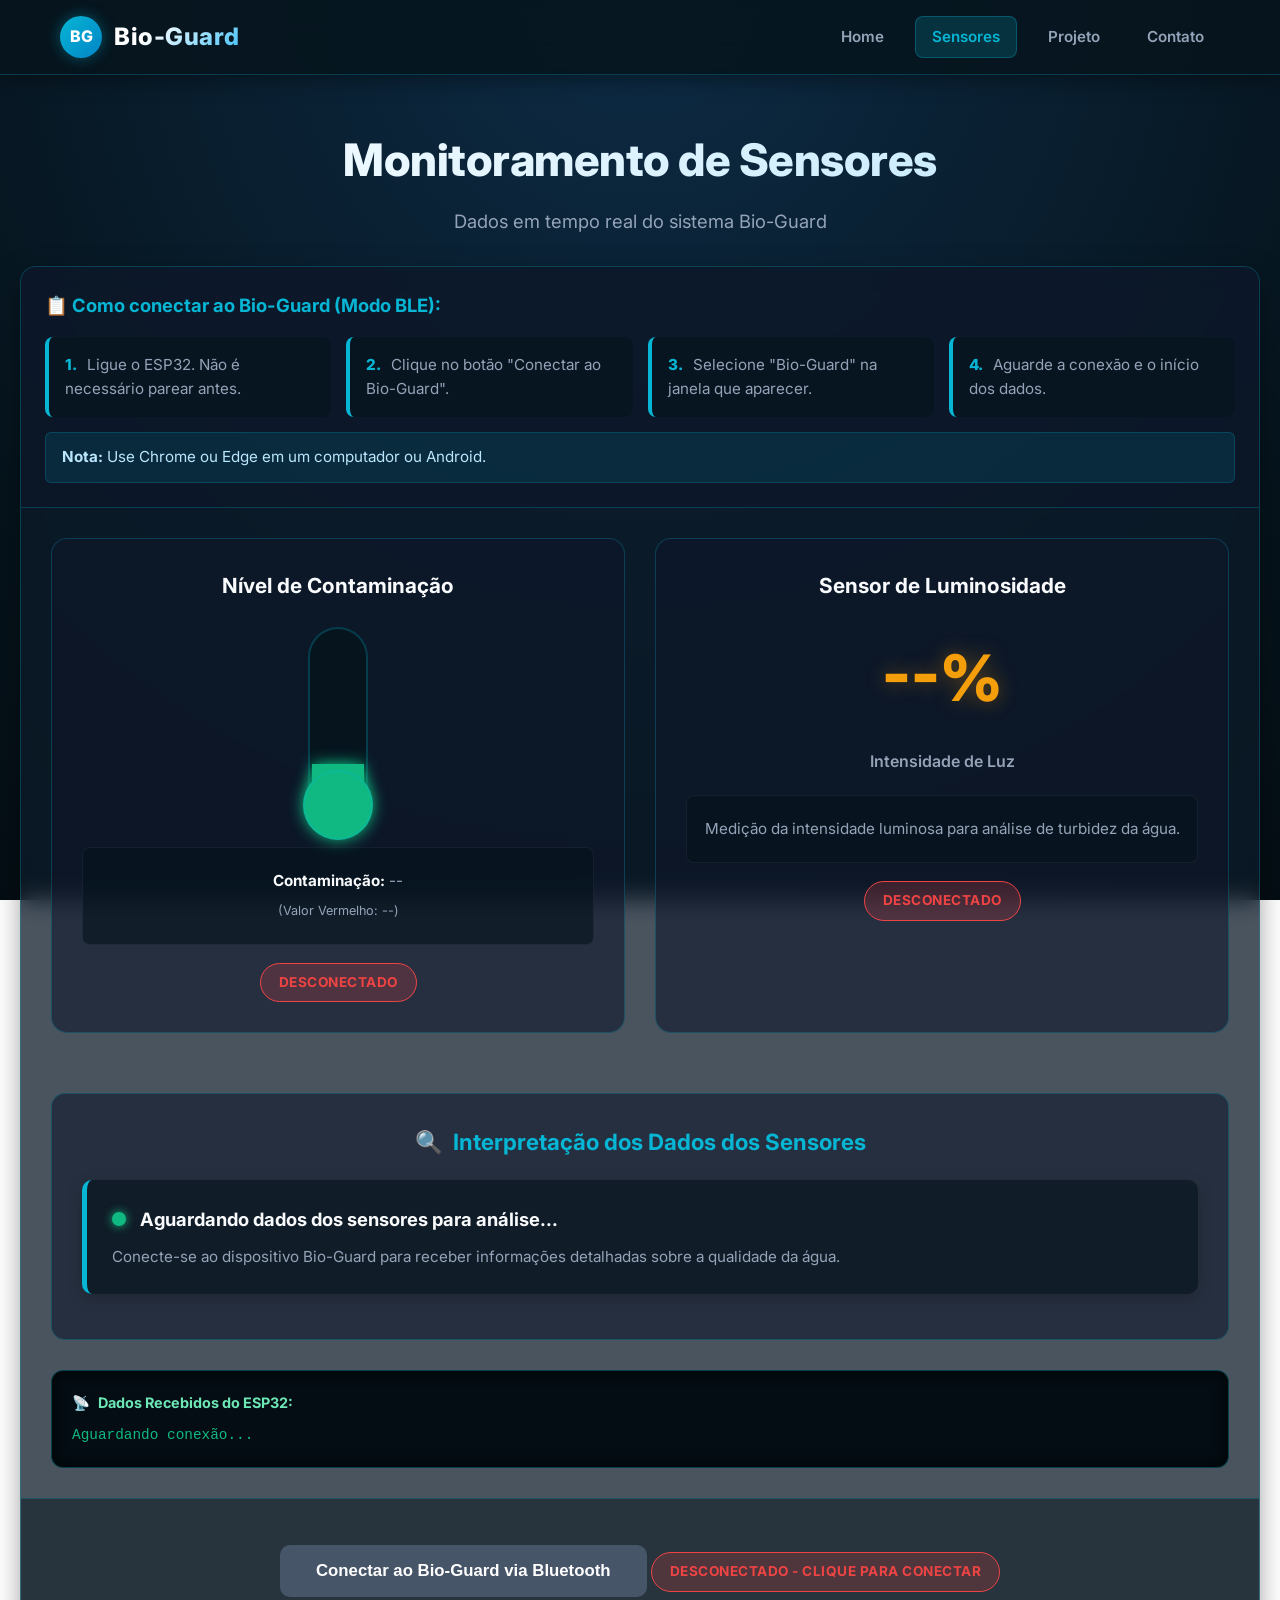
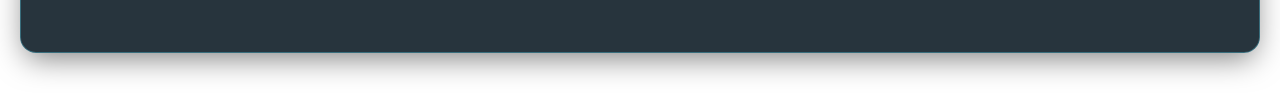
<file: sensores-flat.html>
<!DOCTYPE html>
<html lang="pt-BR">
<head>
    <meta charset="UTF-8">
    <meta name="viewport" content="width=device-width, initial-scale=1.0">
    <title>Bio-Guard - Sensores</title>
    <link href="https://fonts.googleapis.com/css2?family=Inter:wght@300;400;500;600;700&display=swap" rel="stylesheet">
    <link rel="stylesheet" href="style.css">
</head>
<body>
    <header class="header">
        <div class="nav-container">
            <div class="logo"><div class="logo-icon">BG</div><span class="logo-text">Bio-Guard</span></div>
            <nav class="nav-links">
                <a href="index.html" class="nav-link">Home</a>
                <a href="sensores-flat.html" class="nav-link active">Sensores</a>
                <a href="projeto-flat.html" class="nav-link">Projeto</a>
                <a href="contato.html" class="nav-link">Contato</a>
            </nav>
        </div>
    </header>
    <section class="page-title">
        <h1>Monitoramento de Sensores</h1>
        <p>Dados em tempo real do sistema Bio-Guard</p>
    </section>
    <main class="main-content">
        <div class="connection-info">
            <h3>📋 Como conectar ao Bio-Guard (Modo BLE):</h3>
            <div class="connection-steps">
                <div class="step"><span class="step-number">1.</span> Ligue o ESP32. Não é necessário parear antes.</div>
                <div class="step"><span class="step-number">2.</span> Clique no botão "Conectar ao Bio-Guard".</div>
                <div class="step"><span class="step-number">3.</span> Selecione "Bio-Guard" na janela que aparecer.</div>
                <div class="step"><span class="step-number">4.</span> Aguarde a conexão e o início dos dados.</div>
            </div>
            <div class="note"><strong>Nota:</strong> Use Chrome ou Edge em um computador ou Android.</div>
        </div>
        <div class="sensors-grid">
            <div class="sensor-card">
                <h4 class="sensor-title">Nível de Contaminação</h4>
                <div class="thermometer-flat">
                    <div class="thermometer-fill-flat level-baixa" id="thermometerFill"></div>
                    <div class="thermometer-bulb-flat level-baixa" id="thermometerBulb"></div>
                </div>
                <div class="sensor-data" id="rgbData">
                    <div><strong>Contaminação:</strong> --</div>
                    <div><small>(Valor Vermelho: --)</small></div>
                </div>
                <div class="status-flat disconnected" id="rgbStatus">Desconectado</div>
            </div>
            <div class="sensor-card">
                <h4 class="sensor-title">Sensor de Luminosidade</h4>
                <div class="ldr-display-flat" id="ldrValue">--%</div>
                <div class="ldr-label-flat">Intensidade de Luz</div>
                <div class="sensor-data">
                    <div>Medição da intensidade luminosa para análise de turbidez da água.</div>
                </div>
                <div class="status-flat disconnected" id="ldrStatus">Desconectado</div>
            </div>
        </div>

        <!-- Seção de interpretação dos dados -->
        <div class="interpretation-section">
            <h3 class="interpretation-title">
                <span>🔍</span>
                <span>Interpretação dos Dados dos Sensores</span>
            </h3>
            <div class="interpretation-box" id="interpretationBox">
                <div class="interpretation-text" id="interpretationText">
                    <span class="status-indicator status-bom"></span>
                    Aguardando dados dos sensores para análise...
                </div>
                <div class="interpretation-details" id="interpretationDetails">
                    Conecte-se ao dispositivo Bio-Guard para receber informações detalhadas sobre a qualidade da água.
                </div>
            </div>
        </div>

        <div class="console-flat">
            <div class="console-header"><span>📡</span><span>Dados Recebidos do ESP32:</span></div>
            <div id="dataConsole">Aguardando conexão...</div>
        </div>
        <div class="connection-section">
            <button class="connect-btn-flat" id="connectBtn">Conectar ao Bio-Guard via Bluetooth</button>
            <div class="status-flat disconnected" id="connectionStatus">Desconectado - Clique para conectar</div>
        </div>
    </main>

    <script>
        // Elementos da UI
        const connectBtn = document.getElementById('connectBtn');
        const connectionStatus = document.getElementById('connectionStatus');
        const dataConsole = document.getElementById('dataConsole');
        const thermometerFill = document.getElementById('thermometerFill');
        const thermometerBulb = document.getElementById('thermometerBulb');
        const rgbData = document.getElementById('rgbData');
        const rgbStatus = document.getElementById('rgbStatus');
        const ldrValue = document.getElementById('ldrValue');
        const ldrStatus = document.getElementById("ldrStatus");
        
        // Novos elementos para interpretação
        const interpretationText = document.getElementById('interpretationText');
        const interpretationDetails = document.getElementById('interpretationDetails');
        const interpretationBox = document.getElementById('interpretationBox');

        // Variáveis de estado da conexão
        let bleDevice;
        let bleServer;

        // UUIDs do Serviço e Característica
        const SERVICE_UUID = "4fafc201-1fb5-459e-8fcc-c5c9c331914b";
        const CHARACTERISTIC_UUID = "beb5483e-36e1-4688-b7f5-ea07361b26a8";

        if (!navigator.bluetooth) {
            alert('Web Bluetooth API não é suportada neste navegador! Use Chrome ou Edge.');
            connectBtn.disabled = true;
        }

        async function handleConnection() {
            if (bleDevice && bleDevice.gatt.connected) {
                disconnect();
            } else {
                connect();
            }
        }

        async function connect() {
            try {
                updateConnectionStatus('Procurando...', 'connecting');
                
                bleDevice = await navigator.bluetooth.requestDevice({
                    filters: [{ services: [SERVICE_UUID] }]
                });

                updateConnectionStatus('Conectando ao GATT...', 'connecting');
                bleDevice.addEventListener('gattserverdisconnected', onDisconnected);
                bleServer = await bleDevice.gatt.connect();

                updateConnectionStatus('Obtendo Serviço...', 'connecting');
                const service = await bleServer.getPrimaryService(SERVICE_UUID);

                updateConnectionStatus('Obtendo Característica...', 'connecting');
                const characteristic = await service.getCharacteristic(CHARACTERISTIC_UUID);

                updateConnectionStatus('Iniciando notificações...', 'connecting');
                await characteristic.startNotifications();
                characteristic.addEventListener('characteristicvaluechanged', handleNotifications);

                updateConnectionStatus('Conectado', 'connected');
                connectBtn.textContent = 'Desconectar';

            } catch (error) {
                console.error('Erro BLE:', error);
                let errorMessage = 'Falha na conexão: ' + error.message;
                
                if (error.name === 'NotFoundError') {
                    errorMessage = 'Dispositivo Bio-Guard não encontrado. Verifique se o ESP32 está ligado e anunciando o serviço BLE.';
                } else if (error.name === 'SecurityError') {
                    errorMessage = 'Erro de segurança. Certifique-se de estar usando HTTPS ou localhost.';
                } else if (error.name === 'NotSupportedError') {
                    errorMessage = 'Bluetooth não suportado neste navegador/dispositivo.';
                }
                
                alert(errorMessage);
                disconnect();
            }
        }

        function disconnect() {
            if (!bleDevice) return;
            if (bleDevice.gatt.connected) {
                bleDevice.gatt.disconnect();
            } else {
                onDisconnected();
            }
        }

        function onDisconnected() {
            updateConnectionStatus('Desconectado', 'disconnected');
            connectBtn.textContent = 'Conectar ao Bio-Guard via Bluetooth';
            bleDevice = null;
            resetUI();
        }

        function handleNotifications(event) {
            const value = event.target.value;
            const decoder = new TextDecoder('utf-8');
            const dataString = decoder.decode(value).trim();

            if (dataString) {
                const timestamp = new Date().toLocaleTimeString();
                dataConsole.innerHTML += `[${timestamp}] ${dataString}<br>`;
                dataConsole.scrollTop = dataConsole.scrollHeight;
                processData(dataString);
            }
        }

        function processData(data) {
            const parts = data.split(",");
            if (parts.length === 3) {
                const [_, porcentagemLuz, valorVermelho] = parts;
                const valorRgbNum = parseInt(valorVermelho);
                let nivelContaminacaoCalculado = "";
                
                if (valorRgbNum >= 0 && valorRgbNum <= 235) {
                    nivelContaminacaoCalculado = "Baixa";
                } else if (valorRgbNum >= 236 && valorRgbNum <= 330) {
                    nivelContaminacaoCalculado = "Média";
                } else if (valorRgbNum >= 331 && valorRgbNum <= 5000) {
                    nivelContaminacaoCalculado = "Alta";
                } else {
                    nivelContaminacaoCalculado = "Fora do intervalo";
                }
                
                const porcentagemLuzNum = parseInt(porcentagemLuz);

                updateRgbSensor(nivelContaminacaoCalculado, valorRgbNum);
                updateLdrSensor(porcentagemLuzNum);
                updateInterpretation(nivelContaminacaoCalculado, valorRgbNum, porcentagemLuzNum);
            }
        }

        function updateRgbSensor(nivel, valorVermelho) {
            rgbData.innerHTML = `
                <div><strong>Contaminação:</strong> ${nivel}</div>
                <div><small>(Valor Vermelho: ${valorVermelho})</small></div>
            `;

            thermometerFill.className = 'thermometer-fill-flat';
            thermometerBulb.className = 'thermometer-bulb-flat';
            
            let fillHeight, levelClass;
            
            if (nivel === "Baixa") {
                fillHeight = "30%";
                levelClass = "level-baixa";
            } else if (nivel === "Média") {
                fillHeight = "65%";
                levelClass = "level-media";
            } else if (nivel === "Alta") {
                fillHeight = "95%";
                levelClass = "level-alta";
            } else {
                fillHeight = "10%";
                levelClass = "level-baixa";
            }

            thermometerFill.style.height = fillHeight;
            thermometerFill.classList.add(levelClass);
            thermometerBulb.classList.add(levelClass);

            updateStatus(rgbStatus, 'Ativo', 'connected');
        }

        function updateLdrSensor(porcentagem) {
            ldrValue.textContent = `${porcentagem}%`;
            updateStatus(ldrStatus, 'Ativo', 'connected');
        }

        function updateInterpretation(nivelContaminacao, valorRgb, porcentagemLuz) {
            let statusClass, statusText, detalhes;

            if (nivelContaminacao === "Baixa") {
                statusClass = "status-bom";
                statusText = "Qualidade da água: BOA";
                detalhes = `Níveis baixos de contaminação detectados (RGB: ${valorRgb}). A água apresenta condições adequadas para consumo. Luminosidade: ${porcentagemLuz}% - indicando boa transparência da água.`;
            } else if (nivelContaminacao === "Média") {
                statusClass = "status-atencao";
                statusText = "Qualidade da água: ATENÇÃO";
                detalhes = `Níveis médios de contaminação detectados (RGB: ${valorRgb}). Recomenda-se monitoramento mais frequente e possível tratamento. Luminosidade: ${porcentagemLuz}% - pode indicar início de turbidez.`;
            } else if (nivelContaminacao === "Alta") {
                statusClass = "status-critico";
                statusText = "Qualidade da água: CRÍTICA";
                detalhes = `Altos níveis de contaminação detectados (RGB: ${valorRgb}). AÇÃO IMEDIATA NECESSÁRIA! A água não é adequada para consumo e requer tratamento urgente. Luminosidade: ${porcentagemLuz}% - indicando possível alta turbidez.`;
            } else {
                statusClass = "status-atencao";
                statusText = "Qualidade da água: DADOS INCONSISTENTES";
                detalhes = `Valor RGB fora do intervalo esperado (${valorRgb}). Verifique o funcionamento do sensor e a calibração do sistema.`;
            }

            interpretationText.innerHTML = `<span class="status-indicator ${statusClass}"></span>${statusText}`;
            interpretationDetails.textContent = detalhes;
        }

        function updateConnectionStatus(text, status) {
            connectionStatus.textContent = text;
            connectionStatus.className = `status-flat ${status}`;
        }

        function updateStatus(element, text, status) {
            element.textContent = text;
            element.className = `status-flat ${status}`;
        }

        function resetUI() {
            rgbData.innerHTML = `
                <div><strong>Contaminação:</strong> --</div>
                <div><small>(Valor Vermelho: --)</small></div>
            `;
            thermometerFill.style.height = "30%";
            thermometerFill.className = 'thermometer-fill-flat level-baixa';
            thermometerBulb.className = 'thermometer-bulb-flat level-baixa';
            updateStatus(rgbStatus, 'Desconectado', 'disconnected');

            ldrValue.textContent = '--%';
            updateStatus(ldrStatus, 'Desconectado', 'disconnected');

            interpretationText.innerHTML = '<span class="status-indicator status-bom"></span>Aguardando dados dos sensores para análise...';
            interpretationDetails.textContent = 'Conecte-se ao dispositivo Bio-Guard para receber informações detalhadas sobre a qualidade da água.';

            dataConsole.innerHTML = 'Aguardando conexão...';
        }

        connectBtn.addEventListener('click', handleConnection);
    </script>
</body>
</html>
</file>
<file: style.css>
/* ==========================================================================
   BIO-GUARD - THEMA OCEAN & DEEP MARINE GLASSMORPHISM
   ========================================================================== */

:root {
    /* Paleta Deep Ocean & Neon Cyan */
    --bg-gradient: radial-gradient(circle at 50% 0%, #0d2b45 0%, #06141d 70%, #040d13 100%);
    --card-bg: rgba(13, 27, 42, 0.75);
    --card-border: rgba(6, 182, 212, 0.25);
    --card-border-hover: rgba(6, 182, 212, 0.6);
    
    --text-primary: #f8fafc;
    --text-secondary: #38bdf8;
    --text-muted: #94a3b8;
    
    --color-cyan: #06b6d4;
    --color-blue: #0284c7;
    --color-emerald: #10b981;
    --color-amber: #f59e0b;
    --color-rose: #ef4444;
    
    --font-main: 'Inter', system-ui, -apple-system, sans-serif;
    --border-radius: 16px;
    --glow-cyan: 0 0 25px rgba(6, 182, 212, 0.25);
    --glow-card: 0 10px 30px -5px rgba(0, 0, 0, 0.5);
}

* {
    margin: 0;
    padding: 0;
    box-sizing: border-box;
}

body {
    font-family: var(--font-main);
    background: var(--bg-gradient);
    background-attachment: fixed;
    color: var(--text-primary);
    line-height: 1.6;
    min-height: 100vh;
    display: flex;
    flex-direction: column;
    padding-bottom: env(safe-area-inset-bottom);
}

/* ==========================================================================
   HEADER & NAVEGAÇÃO RESPONSIVA
   ========================================================================== */

.header {
    background: rgba(6, 20, 29, 0.85);
    backdrop-filter: blur(16px);
    -webkit-backdrop-filter: blur(16px);
    padding: 16px 0;
    position: sticky;
    top: 0;
    z-index: 100;
    border-bottom: 1px solid var(--card-border);
    box-shadow: 0 4px 20px rgba(0, 0, 0, 0.4);
}

.nav-container {
    max-width: 1200px;
    margin: 0 auto;
    display: flex;
    justify-content: space-between;
    align-items: center;
    padding: 0 20px;
}

.logo {
    display: flex;
    align-items: center;
    gap: 12px;
}

.logo-icon {
    width: 42px;
    height: 42px;
    background: linear-gradient(135deg, var(--color-cyan) 0%, var(--color-blue) 100%);
    border-radius: 50%;
    display: flex;
    align-items: center;
    justify-content: center;
    font-weight: 800;
    color: #ffffff;
    box-shadow: 0 0 15px rgba(6, 182, 212, 0.4);
}

.logo-text {
    font-size: 1.5rem;
    font-weight: 800;
    background: linear-gradient(135deg, #ffffff 30%, var(--text-secondary) 100%);
    -webkit-background-clip: text;
    -webkit-text-fill-color: transparent;
    letter-spacing: 0.5px;
}

.nav-links {
    display: flex;
    gap: 15px;
    align-items: center;
}

.nav-link {
    color: var(--text-muted);
    text-decoration: none;
    font-weight: 600;
    font-size: 0.95rem;
    transition: all 0.3s ease;
    padding: 8px 16px;
    border-radius: 8px;
}

.nav-link:hover {
    color: var(--text-primary);
    background: rgba(6, 182, 212, 0.12);
}

.nav-link.active {
    color: var(--color-cyan);
    background: rgba(6, 182, 212, 0.18);
    border: 1px solid rgba(6, 182, 212, 0.3);
}

.nav-btn {
    background: linear-gradient(135deg, var(--color-cyan) 0%, var(--color-blue) 100%);
    color: white;
    padding: 10px 22px;
    border-radius: 8px;
    text-decoration: none;
    font-weight: 700;
    font-size: 0.95rem;
    transition: all 0.3s ease;
    border: none;
    cursor: pointer;
    box-shadow: 0 4px 15px rgba(6, 182, 212, 0.3);
}

.nav-btn:hover {
    transform: translateY(-2px);
    box-shadow: 0 6px 20px rgba(6, 182, 212, 0.5);
}

/* ==========================================================================
   ESTRUTURA GERAL DE PÁGINAS
   ========================================================================== */

.page-title {
    text-align: center;
    padding: 50px 20px 30px;
    color: white;
}

.page-title h1 {
    font-size: 2.8rem;
    font-weight: 800;
    margin-bottom: 10px;
    letter-spacing: -0.5px;
    background: linear-gradient(135deg, #ffffff 0%, #bae6fd 100%);
    -webkit-background-clip: text;
    -webkit-text-fill-color: transparent;
}

.page-title p {
    font-size: 1.15rem;
    color: var(--text-muted);
}

.main-content {
    background: var(--card-bg);
    backdrop-filter: blur(12px);
    -webkit-backdrop-filter: blur(12px);
    border: 1px solid var(--card-border);
    margin: 0 20px 40px;
    border-radius: var(--border-radius);
    box-shadow: var(--glow-card);
    overflow: hidden;
    flex-grow: 1;
}

.footer {
    text-align: center;
    padding: 30px 20px;
    color: var(--text-muted);
    font-size: 0.95rem;
    margin-top: auto;
    border-top: 1px solid rgba(255, 255, 255, 0.05);
}

/* ==========================================================================
   HOMEPAGE (INDEX.HTML)
   ========================================================================== */

.hero {
    padding: 80px 20px;
    text-align: left;
    max-width: 1200px;
    margin: 0 auto;
    position: relative;
}

.hero-content {
    max-width: 650px;
}

.hero h1 {
    font-size: 3.2rem;
    font-weight: 300;
    color: #e2e8f0;
    margin-bottom: 10px;
    line-height: 1.15;
}

.hero h2 {
    font-size: 3.2rem;
    font-weight: 800;
    color: var(--color-cyan);
    margin-bottom: 25px;
    line-height: 1.15;
    text-shadow: 0 0 20px rgba(6, 182, 212, 0.3);
}

.hero p {
    font-size: 1.2rem;
    color: var(--text-muted);
    margin-bottom: 40px;
    line-height: 1.7;
}

.hero-buttons {
    display: flex;
    gap: 20px;
    margin-bottom: 40px;
}

.btn-primary {
    background: linear-gradient(135deg, var(--color-cyan) 0%, var(--color-blue) 100%);
    color: white;
    padding: 16px 32px;
    border-radius: 10px;
    text-decoration: none;
    font-weight: 700;
    border: none;
    transition: all 0.3s ease;
    display: inline-flex;
    align-items: center;
    gap: 10px;
    box-shadow: 0 4px 20px rgba(6, 182, 212, 0.4);
}

.btn-primary:hover {
    transform: translateY(-2px);
    box-shadow: 0 8px 25px rgba(6, 182, 212, 0.6);
}

.btn-secondary {
    background: rgba(255, 255, 255, 0.05);
    color: var(--text-primary);
    padding: 16px 32px;
    border-radius: 10px;
    text-decoration: none;
    font-weight: 600;
    border: 1px solid var(--card-border);
    transition: all 0.3s ease;
    display: inline-flex;
    align-items: center;
    gap: 10px;
}

.btn-secondary:hover {
    background: rgba(6, 182, 212, 0.15);
    border-color: var(--color-cyan);
}

.geometric-shapes {
    position: absolute;
    right: 0;
    top: 50%;
    transform: translateY(-50%);
    width: 450px;
    height: 380px;
    pointer-events: none;
    opacity: 0.6;
}

.shape {
    position: absolute;
    background: linear-gradient(135deg, rgba(6, 182, 212, 0.2), rgba(2, 132, 199, 0.05));
    border: 1px solid rgba(6, 182, 212, 0.3);
}

.shape-1 {
    width: 140px; height: 90px; top: 20px; right: 80px;
    clip-path: polygon(0 100%, 50% 0, 100% 100%);
}

.shape-2 {
    width: 110px; height: 70px; top: 60px; right: 200px;
    clip-path: polygon(0 100%, 50% 0, 100% 100%);
}

.shape-3 {
    width: 220px; height: 130px; bottom: 80px; right: 40px;
    clip-path: polygon(0 100%, 25% 0, 50% 100%, 75% 0, 100% 100%);
}

.shape-4 {
    width: 160px; height: 100px; bottom: 140px; right: 160px;
    clip-path: polygon(0 100%, 33% 0, 66% 100%, 100% 0);
}

.content-header {
    padding: 40px 20px;
    text-align: center;
}

.content-header h3 {
    font-size: 1.6rem;
    font-weight: 700;
    color: var(--text-primary);
    margin-bottom: 10px;
}

.content-header p {
    color: var(--text-muted);
    font-size: 1.05rem;
}

/* ==========================================================================
   PÁGINA DE CONTATO (CONTATO.HTML)
   ========================================================================== */

.main-content.contact-page {
    display: flex;
    flex-direction: column;
    justify-content: center;
    align-items: center;
    padding: 60px 20px;
}

.contact-card {
    background: rgba(15, 23, 42, 0.6);
    border: 1px solid var(--card-border);
    border-radius: var(--border-radius);
    padding: 40px;
    text-align: center;
    max-width: 520px;
    width: 100%;
    box-shadow: var(--glow-cyan);
}

.contact-card h2 {
    font-size: 2rem;
    color: var(--color-cyan);
    margin-bottom: 25px;
    font-weight: 800;
}

.contact-info p {
    font-size: 1.1rem;
    color: var(--text-muted);
    margin-bottom: 18px;
}

.contact-info p strong {
    color: var(--text-primary);
}

.contact-info a {
    color: var(--color-cyan);
    text-decoration: none;
    font-weight: 600;
    transition: color 0.3s ease;
}

.contact-info a:hover {
    color: var(--text-secondary);
    text-decoration: underline;
}

/* ==========================================================================
   PÁGINA DO PROJETO (PROJETO-FLAT.HTML)
   ========================================================================== */

.content-section {
    padding: 45px 40px;
    border-bottom: 1px solid rgba(255, 255, 255, 0.05);
    animation: fadeInUp 0.6s ease-out;
}

.content-section:last-child {
    border-bottom: none;
}

.section-title {
    font-size: 1.8rem;
    font-weight: 700;
    color: var(--color-cyan);
    margin-bottom: 20px;
    display: flex;
    align-items: center;
    gap: 12px;
}

.section-content {
    font-size: 1.05rem;
    line-height: 1.8;
    color: var(--text-muted);
}

.section-content p {
    margin-bottom: 20px;
}

.section-content ul {
    margin: 20px 0 20px 25px;
}

.section-content li {
    margin-bottom: 10px;
}

.highlight-box {
    background: rgba(6, 182, 212, 0.1);
    border-left: 4px solid var(--color-cyan);
    padding: 20px 24px;
    border-radius: 8px;
    margin: 25px 0;
    color: #e2e8f0;
}

.tech-specs {
    display: grid;
    grid-template-columns: repeat(auto-fit, minmax(240px, 1fr));
    gap: 20px;
    margin: 25px 0;
}

.tech-card {
    background: rgba(15, 23, 42, 0.6);
    border: 1px solid var(--card-border);
    border-radius: 12px;
    padding: 22px;
    transition: all 0.3s ease;
}

.tech-card:hover {
    transform: translateY(-4px);
    border-color: var(--color-cyan);
    box-shadow: var(--glow-cyan);
}

.tech-card h4 {
    color: var(--color-cyan);
    font-size: 1.1rem;
    font-weight: 700;
    margin-bottom: 10px;
    display: flex;
    align-items: center;
    gap: 8px;
}

.tech-card p {
    font-size: 0.95rem;
    color: var(--text-muted);
    margin: 0;
}

.materials-grid {
    display: grid;
    grid-template-columns: repeat(auto-fit, minmax(200px, 1fr));
    gap: 15px;
    margin: 20px 0;
}

.material-item {
    background: rgba(15, 23, 42, 0.5);
    padding: 15px 18px;
    border-radius: 8px;
    border-left: 3px solid var(--color-cyan);
    font-size: 0.95rem;
    color: var(--text-primary);
}

.steps-list {
    counter-reset: step-counter;
}

.step-item {
    counter-increment: step-counter;
    background: rgba(15, 23, 42, 0.5);
    padding: 20px;
    margin: 15px 0;
    border-radius: 10px;
    border-left: 4px solid var(--color-cyan);
    position: relative;
}

.step-item::before {
    content: counter(step-counter);
    position: absolute;
    left: -15px;
    top: 18px;
    background: var(--color-cyan);
    color: #040d13;
    width: 30px;
    height: 30px;
    border-radius: 50%;
    display: flex;
    align-items: center;
    justify-content: center;
    font-weight: 800;
    font-size: 0.9rem;
    box-shadow: 0 0 10px rgba(6, 182, 212, 0.5);
}

.step-item h5 {
    color: var(--color-cyan);
    font-weight: 700;
    font-size: 1.1rem;
    margin-bottom: 6px;
}

.applications-grid {
    display: grid;
    grid-template-columns: repeat(auto-fit, minmax(260px, 1fr));
    gap: 20px;
    margin: 25px 0;
}

.application-card {
    background: rgba(15, 23, 42, 0.6);
    padding: 22px;
    border-radius: 10px;
    border: 1px solid var(--card-border);
}

.application-card h5 {
    color: var(--color-cyan);
    font-weight: 700;
    font-size: 1.05rem;
    margin-bottom: 10px;
    display: flex;
    align-items: center;
    gap: 8px;
}

.application-card p {
    font-size: 0.95rem;
    color: var(--text-muted);
    margin: 0;
}

.quote-box {
    background: linear-gradient(135deg, rgba(6, 182, 212, 0.2) 0%, rgba(2, 132, 199, 0.2) 100%);
    border: 1px solid var(--card-border);
    color: #ffffff;
    padding: 30px;
    border-radius: 12px;
    text-align: center;
    margin: 30px 0;
    font-size: 1.25rem;
    font-style: italic;
    font-weight: 500;
    box-shadow: var(--glow-cyan);
}

.back-section {
    background: rgba(6, 20, 29, 0.5);
    padding: 30px;
    text-align: center;
    border-top: 1px solid rgba(255, 255, 255, 0.05);
}

.back-btn {
    background: linear-gradient(135deg, var(--color-cyan) 0%, var(--color-blue) 100%);
    color: white;
    border: none;
    padding: 14px 30px;
    border-radius: 8px;
    font-size: 1rem;
    font-weight: 700;
    cursor: pointer;
    transition: all 0.3s ease;
    text-decoration: none;
    display: inline-block;
    box-shadow: 0 4px 15px rgba(6, 182, 212, 0.3);
}

.back-btn:hover {
    transform: translateY(-2px);
    box-shadow: 0 6px 20px rgba(6, 182, 212, 0.5);
}

@keyframes fadeInUp {
    from { opacity: 0; transform: translateY(20px); }
    to { opacity: 1; transform: translateY(0); }
}

/* ==========================================================================
   PÁGINA DE SENSORES (SENSORES-FLAT.HTML)
   ========================================================================== */

.connection-info {
    background: rgba(15, 23, 42, 0.5);
    padding: 24px;
    border-bottom: 1px solid var(--card-border);
}

.connection-info h3 {
    color: var(--color-cyan);
    margin-bottom: 16px;
    font-size: 1.15rem;
    font-weight: 700;
}

.connection-steps {
    display: grid;
    grid-template-columns: repeat(auto-fit, minmax(200px, 1fr));
    gap: 15px;
    margin-bottom: 15px;
}

.step {
    background: rgba(6, 20, 29, 0.6);
    padding: 16px;
    border-radius: 8px;
    border-left: 4px solid var(--color-cyan);
    font-size: 0.95rem;
    color: var(--text-muted);
}

.step-number {
    font-weight: 800;
    color: var(--color-cyan);
    margin-right: 6px;
}

.note {
    background: rgba(6, 182, 212, 0.12);
    padding: 12px 16px;
    border-radius: 6px;
    font-size: 0.95rem;
    color: #bae6fd;
    border: 1px solid rgba(6, 182, 212, 0.2);
}

.sensors-grid {
    display: grid;
    grid-template-columns: repeat(auto-fit, minmax(280px, 1fr));
    gap: 30px;
    padding: 30px;
}

.sensor-card {
    background: rgba(15, 23, 42, 0.6);
    border: 1px solid var(--card-border);
    border-radius: var(--border-radius);
    padding: 30px;
    text-align: center;
    transition: all 0.3s ease;
    position: relative;
}

.sensor-card:hover {
    transform: translateY(-4px);
    border-color: var(--color-cyan);
    box-shadow: var(--glow-cyan);
}

.sensor-title {
    font-size: 1.3rem;
    font-weight: 700;
    color: var(--text-primary);
    margin-bottom: 25px;
}

.thermometer-flat {
    width: 60px;
    height: 200px;
    background: rgba(6, 20, 29, 0.8);
    border-radius: 30px;
    margin: 0 auto 20px;
    position: relative;
    border: 2px solid var(--card-border);
}

.thermometer-fill-flat {
    position: absolute;
    bottom: 2px;
    left: 2px;
    right: 2px;
    border-radius: 0 0 26px 26px;
    transition: all 1s ease;
    height: 30%;
    background: var(--color-emerald);
    box-shadow: 0 0 12px var(--color-emerald);
}

.thermometer-bulb-flat {
    position: absolute;
    bottom: -15px;
    left: 50%;
    transform: translateX(-50%);
    width: 70px;
    height: 70px;
    border-radius: 50%;
    background: var(--color-emerald);
    border: 2px solid var(--card-border);
    box-shadow: 0 0 15px var(--color-emerald);
}

.ldr-display-flat {
    font-size: 4rem;
    font-weight: 800;
    color: var(--color-amber);
    margin: 20px 0;
    text-shadow: 0 0 20px rgba(245, 158, 11, 0.4);
}

.ldr-label-flat {
    color: var(--text-muted);
    font-size: 1rem;
    font-weight: 600;
}

.sensor-data {
    margin-top: 20px;
    padding: 16px;
    background: rgba(6, 20, 29, 0.6);
    border-radius: 8px;
    font-size: 0.95rem;
    border: 1px solid rgba(255, 255, 255, 0.05);
}

.sensor-data div {
    margin: 5px 0;
    color: var(--text-muted);
}

.sensor-data strong {
    color: var(--text-primary);
}

.status-flat {
    display: inline-block;
    padding: 8px 18px;
    border-radius: 20px;
    font-size: 0.85rem;
    font-weight: 700;
    margin-top: 18px;
    letter-spacing: 0.5px;
    text-transform: uppercase;
}

.status-flat.connected { background: rgba(16, 185, 129, 0.2); color: var(--color-emerald); border: 1px solid var(--color-emerald); }
.status-flat.disconnected { background: rgba(239, 68, 68, 0.2); color: var(--color-rose); border: 1px solid var(--color-rose); }
.status-flat.connecting { background: rgba(245, 158, 11, 0.2); color: var(--color-amber); border: 1px solid var(--color-amber); }

.interpretation-section {
    background: rgba(15, 23, 42, 0.6);
    padding: 30px;
    margin: 30px;
    border-radius: 14px;
    border: 1px solid var(--card-border);
}

.interpretation-title {
    font-size: 1.4rem;
    font-weight: 700;
    color: var(--color-cyan);
    margin-bottom: 20px;
    text-align: center;
    display: flex;
    align-items: center;
    justify-content: center;
    gap: 10px;
}

.interpretation-box {
    background: rgba(6, 20, 29, 0.7);
    padding: 25px;
    border-radius: 10px;
    border-left: 5px solid var(--color-cyan);
    box-shadow: 0 4px 15px rgba(0,0,0,0.2);
    margin-bottom: 15px;
}

.interpretation-text {
    font-size: 1.15rem;
    line-height: 1.6;
    color: var(--text-primary);
    font-weight: 700;
    margin-bottom: 10px;
}

.interpretation-details {
    font-size: 0.95rem;
    color: var(--text-muted);
    line-height: 1.6;
}

.status-indicator {
    display: inline-block;
    width: 14px;
    height: 14px;
    border-radius: 50%;
    margin-right: 10px;
}

.status-bom { background-color: var(--color-emerald); box-shadow: 0 0 10px var(--color-emerald); }
.status-atencao { background-color: var(--color-amber); box-shadow: 0 0 10px var(--color-amber); }
.status-critico { background-color: var(--color-rose); box-shadow: 0 0 10px var(--color-rose); }

.console-flat {
    background: #040d13;
    color: var(--color-emerald);
    border-radius: 12px;
    padding: 20px;
    margin: 30px;
    font-family: 'Courier New', Consolas, monospace;
    font-size: 0.9rem;
    max-height: 200px;
    overflow-y: auto;
    border: 1px solid rgba(6, 182, 212, 0.3);
    box-shadow: inset 0 0 15px rgba(0, 0, 0, 0.8);
}

.console-header {
    color: #6ee7b7;
    margin-bottom: 10px;
    font-family: var(--font-main);
    font-weight: 700;
    display: flex;
    align-items: center;
    gap: 8px;
}

.connection-section {
    background: rgba(6, 20, 29, 0.5);
    padding: 35px;
    border-top: 1px solid var(--card-border);
    text-align: center;
}

.connect-btn-flat {
    background: linear-gradient(135deg, var(--color-cyan) 0%, var(--color-blue) 100%);
    color: white;
    border: none;
    padding: 16px 36px;
    border-radius: 10px;
    font-size: 1.05rem;
    font-weight: 700;
    cursor: pointer;
    transition: all 0.3s ease;
    margin-bottom: 20px;
    box-shadow: 0 4px 20px rgba(6, 182, 212, 0.4);
}

.connect-btn-flat:hover {
    transform: translateY(-2px);
    box-shadow: 0 8px 25px rgba(6, 182, 212, 0.6);
}

.connect-btn-flat:disabled {
    background: #475569;
    cursor: not-allowed;
    transform: none;
    box-shadow: none;
}

.level-baixa { background: var(--color-emerald) !important; box-shadow: 0 0 15px var(--color-emerald) !important; }
.level-media { background: var(--color-amber) !important; box-shadow: 0 0 15px var(--color-amber) !important; }
.level-alta { background: var(--color-rose) !important; box-shadow: 0 0 15px var(--color-rose) !important; }

/* ==========================================================================
   RESPONSIVIDADE E DISPOSITIVOS MÓVEIS (MOBILE)
   ========================================================================== */

@media (max-width: 992px) {
    .hero h1, .hero h2 {
        font-size: 2.7rem;
    }
}

@media (max-width: 768px) {
    /* Ajustes do Header & Navegação Mobile */
    .nav-container {
        flex-direction: column;
        gap: 15px;
    }

    .nav-links {
        display: flex;
        flex-wrap: wrap;
        justify-content: center;
        gap: 8px;
        width: 100%;
    }

    .nav-link {
        font-size: 0.85rem;
        padding: 6px 12px;
        background: rgba(255, 255, 255, 0.05);
        border: 1px solid rgba(255, 255, 255, 0.1);
    }

    .nav-btn {
        padding: 8px 18px;
        font-size: 0.85rem;
    }

    /* Ajustes Gerais Mobile */
    .hero {
        padding: 40px 15px;
        text-align: center;
    }

    .hero-content {
        margin: 0 auto;
    }

    .hero h1, .hero h2 {
        font-size: 2.1rem;
    }

    .hero-buttons {
        flex-direction: column;
        gap: 12px;
    }

    .hero-buttons .btn-primary,
    .hero-buttons .btn-secondary {
        width: 100%;
        justify-content: center;
    }

    .geometric-shapes {
        display: none;
    }

    .main-content {
        margin: 0 10px 30px;
    }

    .main-content.contact-page {
        padding: 25px 15px;
    }

    .content-section {
        padding: 30px 18px;
    }

    .page-title {
        padding: 30px 15px 20px;
    }

    .page-title h1 {
        font-size: 2rem;
    }

    .contact-card {
        padding: 25px 18px;
    }

    .contact-card h2 {
        font-size: 1.6rem;
    }

    .contact-info p {
        font-size: 0.95rem;
    }

    .sensors-grid {
        grid-template-columns: 1fr;
        padding: 18px;
        gap: 20px;
    }

    .interpretation-section,
    .console-flat {
        margin: 18px;
        padding: 20px 15px;
    }

    .tech-specs,
    .materials-grid,
    .applications-grid,
    .connection-steps {
        grid-template-columns: 1fr;
    }

    .section-title {
        font-size: 1.4rem;
    }

    .connect-btn-flat {
        width: 100%;
        padding: 14px 20px;
    }
}

@media (max-width: 480px) {
    .logo-text {
        font-size: 1.25rem;
    }
    
    .hero h1, .hero h2 {
        font-size: 1.75rem;
    }

    .ldr-display-flat {
        font-size: 3rem;
    }
}
</file>
